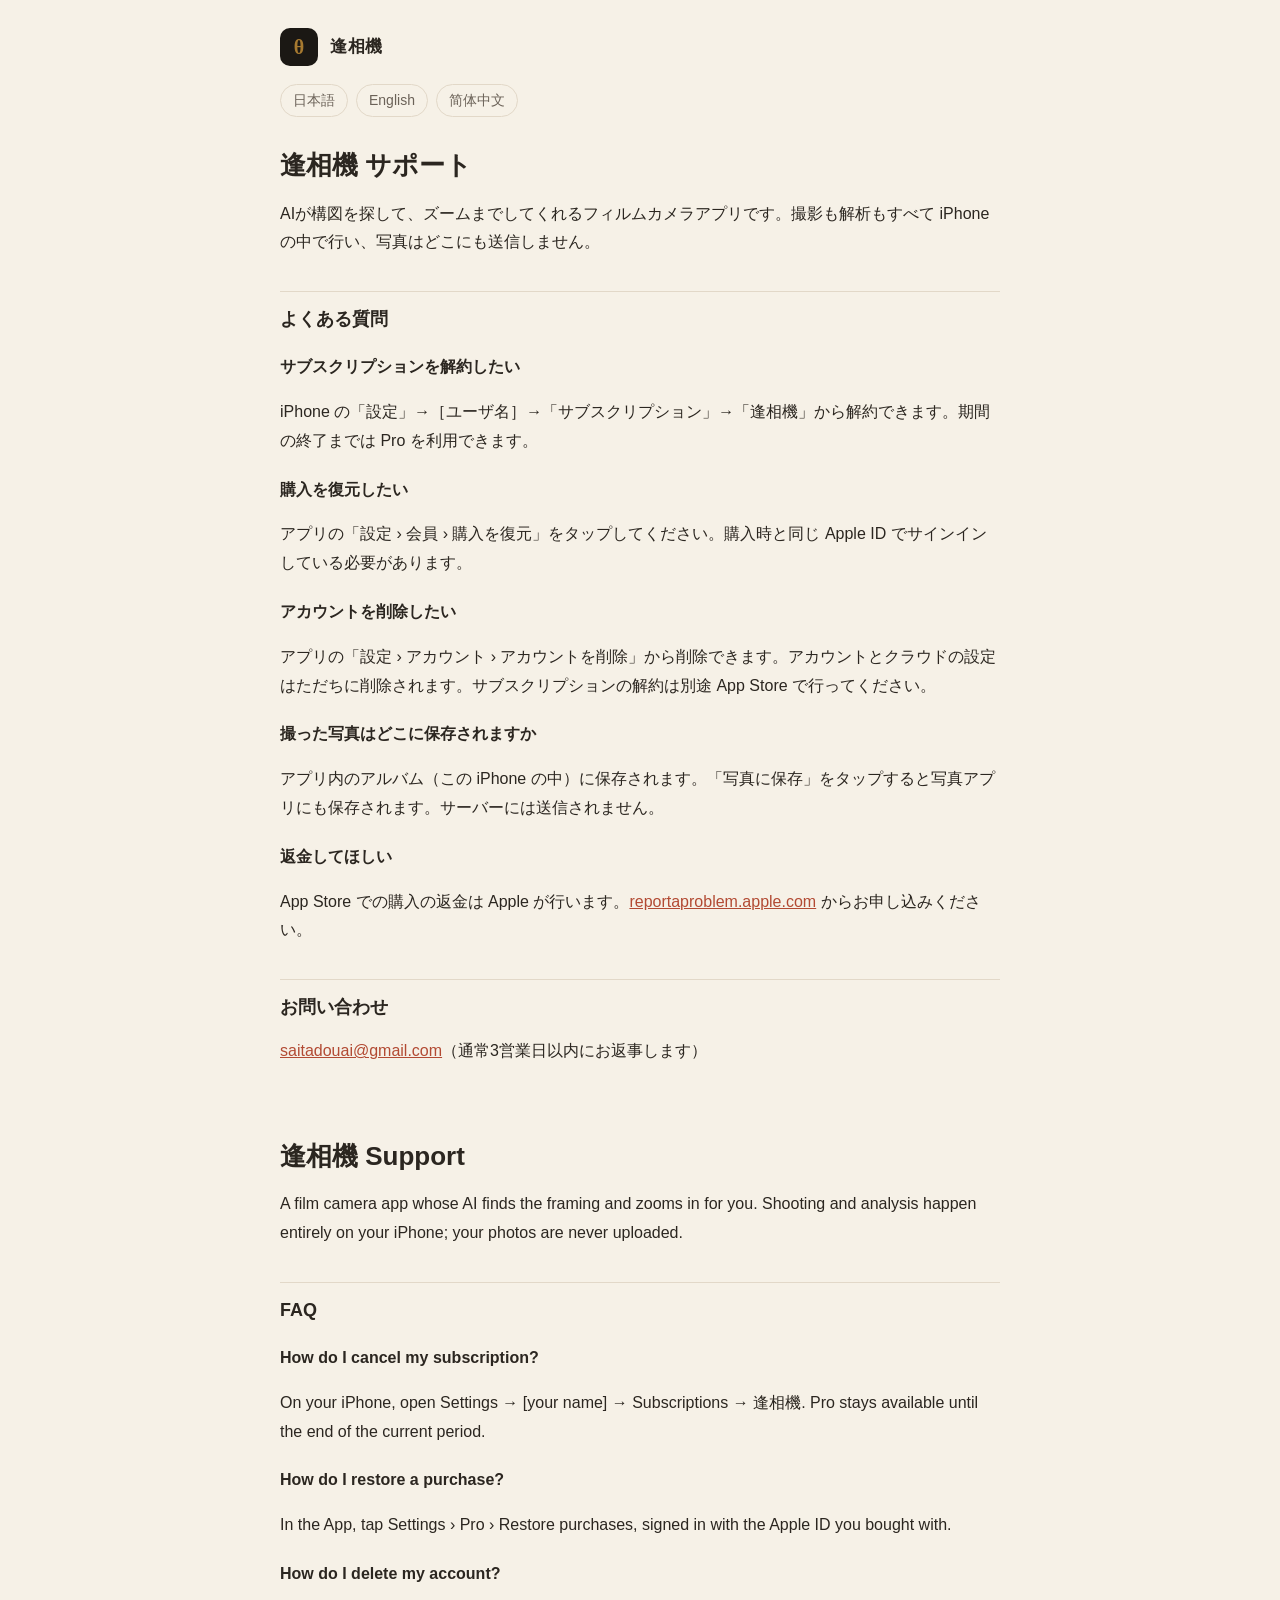
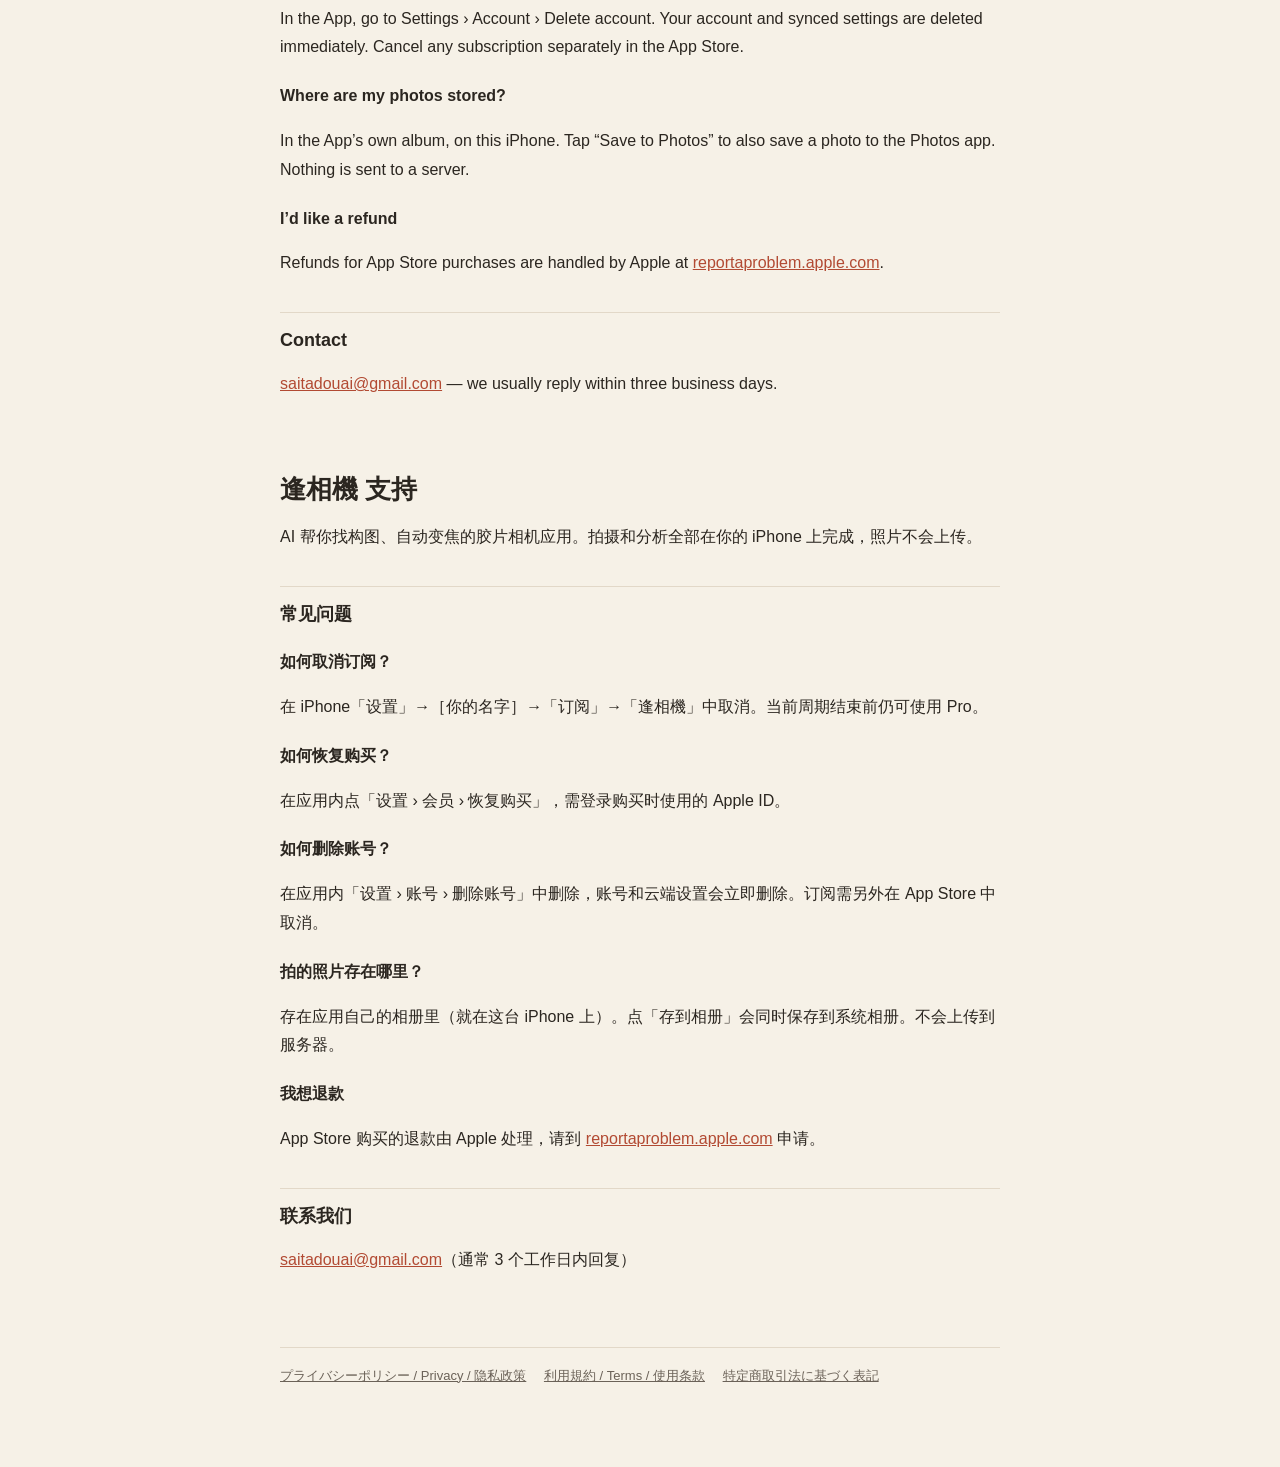
<file: index.html>
<!doctype html>
<html lang="ja">
<head>
<meta charset="utf-8">
<meta name="viewport" content="width=device-width, initial-scale=1">
<title>逢相機 — サポート · Support · 支持</title>
<link rel="stylesheet" href="style.css">
</head>
<body>
<main>
<header class="site"><a href="index.html"><span class="mark">θ</span><span class="brand">逢相機</span></a></header>
<nav class="lang"><a href="#ja">日本語</a><a href="#en">English</a><a href="#zh">简体中文</a></nav>

<section class="lang-block" id="ja" lang="ja">
<h1>逢相機 サポート</h1>
<p>AIが構図を探して、ズームまでしてくれるフィルムカメラアプリです。撮影も解析もすべて iPhone の中で行い、写真はどこにも送信しません。</p>

<h2>よくある質問</h2>
<h3>サブスクリプションを解約したい</h3>
<p>iPhone の「設定」→［ユーザ名］→「サブスクリプション」→「逢相機」から解約できます。期間の終了までは Pro を利用できます。</p>
<h3>購入を復元したい</h3>
<p>アプリの「設定 › 会員 › 購入を復元」をタップしてください。購入時と同じ Apple ID でサインインしている必要があります。</p>
<h3>アカウントを削除したい</h3>
<p>アプリの「設定 › アカウント › アカウントを削除」から削除できます。アカウントとクラウドの設定はただちに削除されます。サブスクリプションの解約は別途 App Store で行ってください。</p>
<h3>撮った写真はどこに保存されますか</h3>
<p>アプリ内のアルバム（この iPhone の中）に保存されます。「写真に保存」をタップすると写真アプリにも保存されます。サーバーには送信されません。</p>
<h3>返金してほしい</h3>
<p>App Store での購入の返金は Apple が行います。<a href="https://reportaproblem.apple.com/">reportaproblem.apple.com</a> からお申し込みください。</p>

<h2>お問い合わせ</h2>
<p><a href="mailto:saitadouai@gmail.com">saitadouai@gmail.com</a>（通常3営業日以内にお返事します）</p>
</section>

<section class="lang-block" id="en" lang="en">
<h1>逢相機 Support</h1>
<p>A film camera app whose AI finds the framing and zooms in for you. Shooting and analysis happen entirely on your iPhone; your photos are never uploaded.</p>

<h2>FAQ</h2>
<h3>How do I cancel my subscription?</h3>
<p>On your iPhone, open Settings → [your name] → Subscriptions → 逢相機. Pro stays available until the end of the current period.</p>
<h3>How do I restore a purchase?</h3>
<p>In the App, tap Settings › Pro › Restore purchases, signed in with the Apple ID you bought with.</p>
<h3>How do I delete my account?</h3>
<p>In the App, go to Settings › Account › Delete account. Your account and synced settings are deleted immediately. Cancel any subscription separately in the App Store.</p>
<h3>Where are my photos stored?</h3>
<p>In the App’s own album, on this iPhone. Tap “Save to Photos” to also save a photo to the Photos app. Nothing is sent to a server.</p>
<h3>I’d like a refund</h3>
<p>Refunds for App Store purchases are handled by Apple at <a href="https://reportaproblem.apple.com/">reportaproblem.apple.com</a>.</p>

<h2>Contact</h2>
<p><a href="mailto:saitadouai@gmail.com">saitadouai@gmail.com</a> — we usually reply within three business days.</p>
</section>

<section class="lang-block" id="zh" lang="zh-Hans">
<h1>逢相機 支持</h1>
<p>AI 帮你找构图、自动变焦的胶片相机应用。拍摄和分析全部在你的 iPhone 上完成，照片不会上传。</p>

<h2>常见问题</h2>
<h3>如何取消订阅？</h3>
<p>在 iPhone「设置」→［你的名字］→「订阅」→「逢相機」中取消。当前周期结束前仍可使用 Pro。</p>
<h3>如何恢复购买？</h3>
<p>在应用内点「设置 › 会员 › 恢复购买」，需登录购买时使用的 Apple ID。</p>
<h3>如何删除账号？</h3>
<p>在应用内「设置 › 账号 › 删除账号」中删除，账号和云端设置会立即删除。订阅需另外在 App Store 中取消。</p>
<h3>拍的照片存在哪里？</h3>
<p>存在应用自己的相册里（就在这台 iPhone 上）。点「存到相册」会同时保存到系统相册。不会上传到服务器。</p>
<h3>我想退款</h3>
<p>App Store 购买的退款由 Apple 处理，请到 <a href="https://reportaproblem.apple.com/">reportaproblem.apple.com</a> 申请。</p>

<h2>联系我们</h2>
<p><a href="mailto:saitadouai@gmail.com">saitadouai@gmail.com</a>（通常 3 个工作日内回复）</p>
</section>

<footer>
<a href="privacy.html">プライバシーポリシー / Privacy / 隐私政策</a>
<a href="terms.html">利用規約 / Terms / 使用条款</a>
<a href="tokushoho.html">特定商取引法に基づく表記</a>
</footer>
</main>
</body>
</html>
</file>
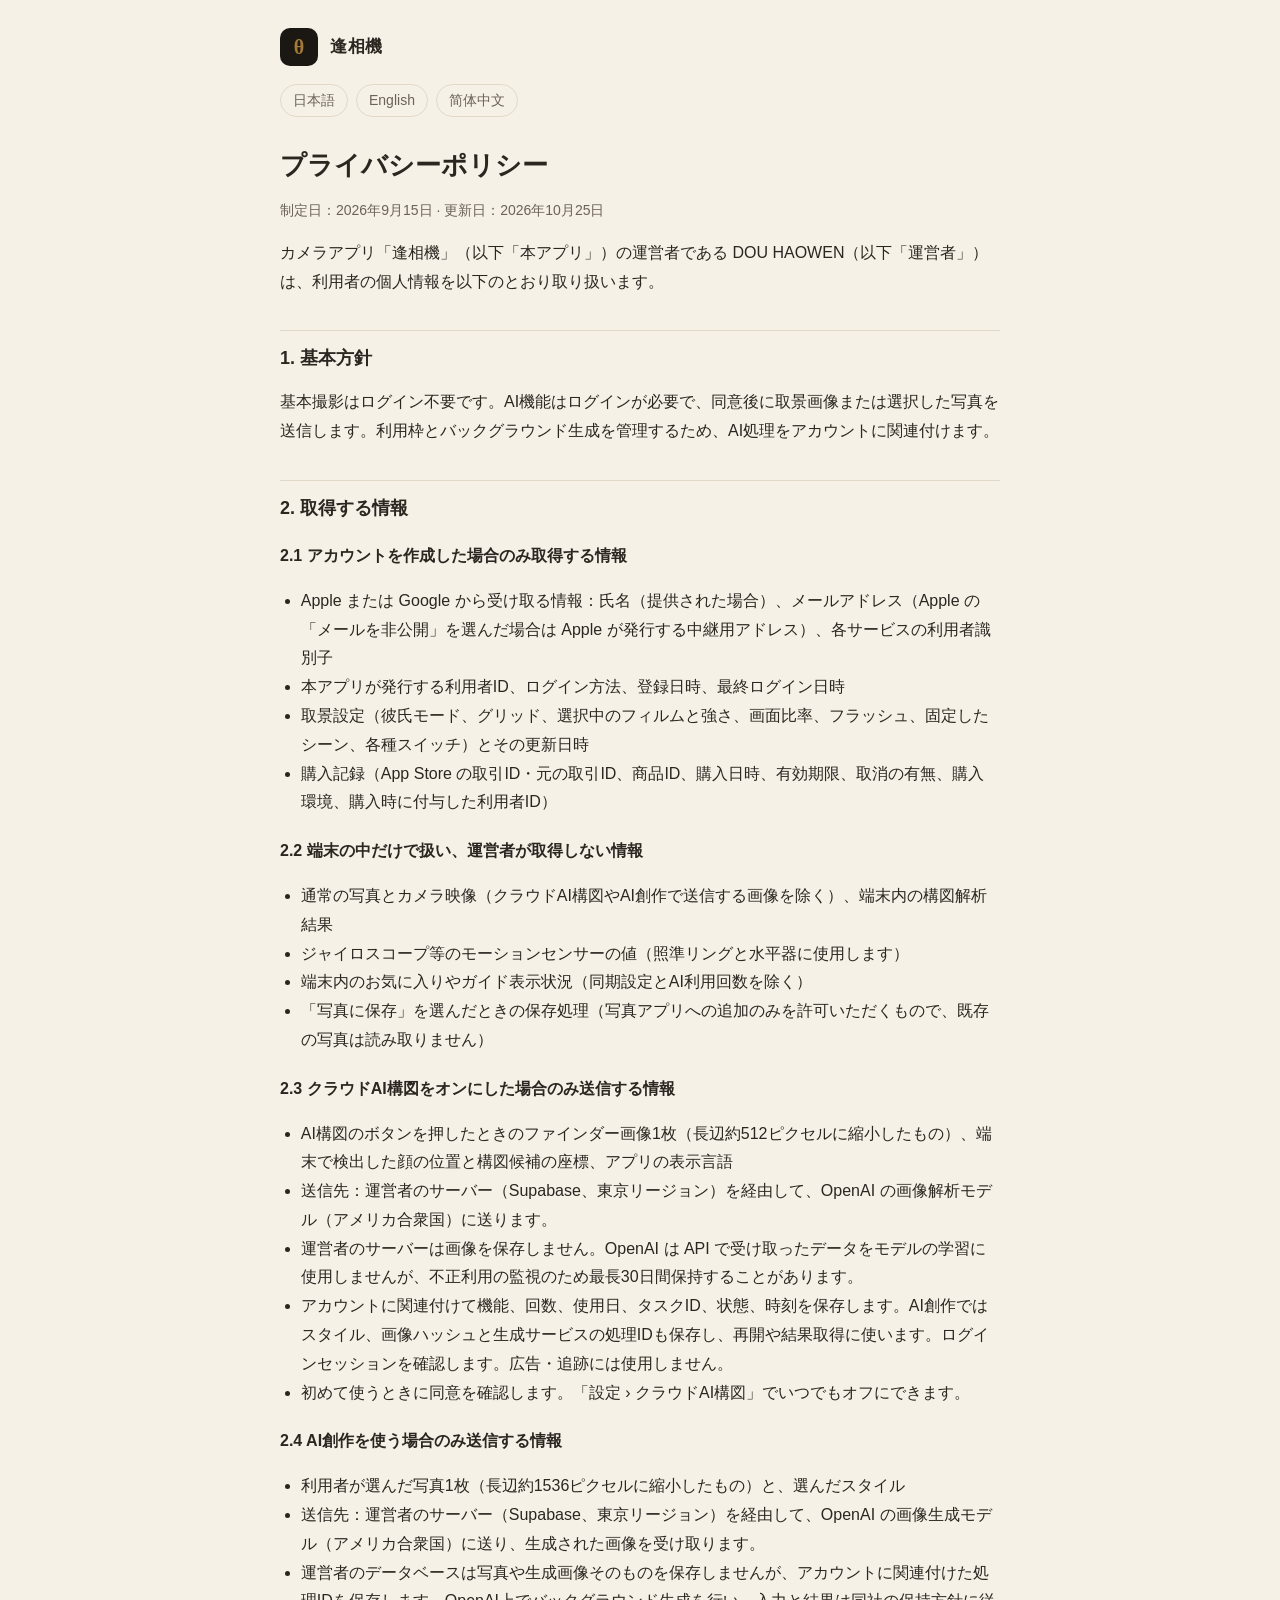
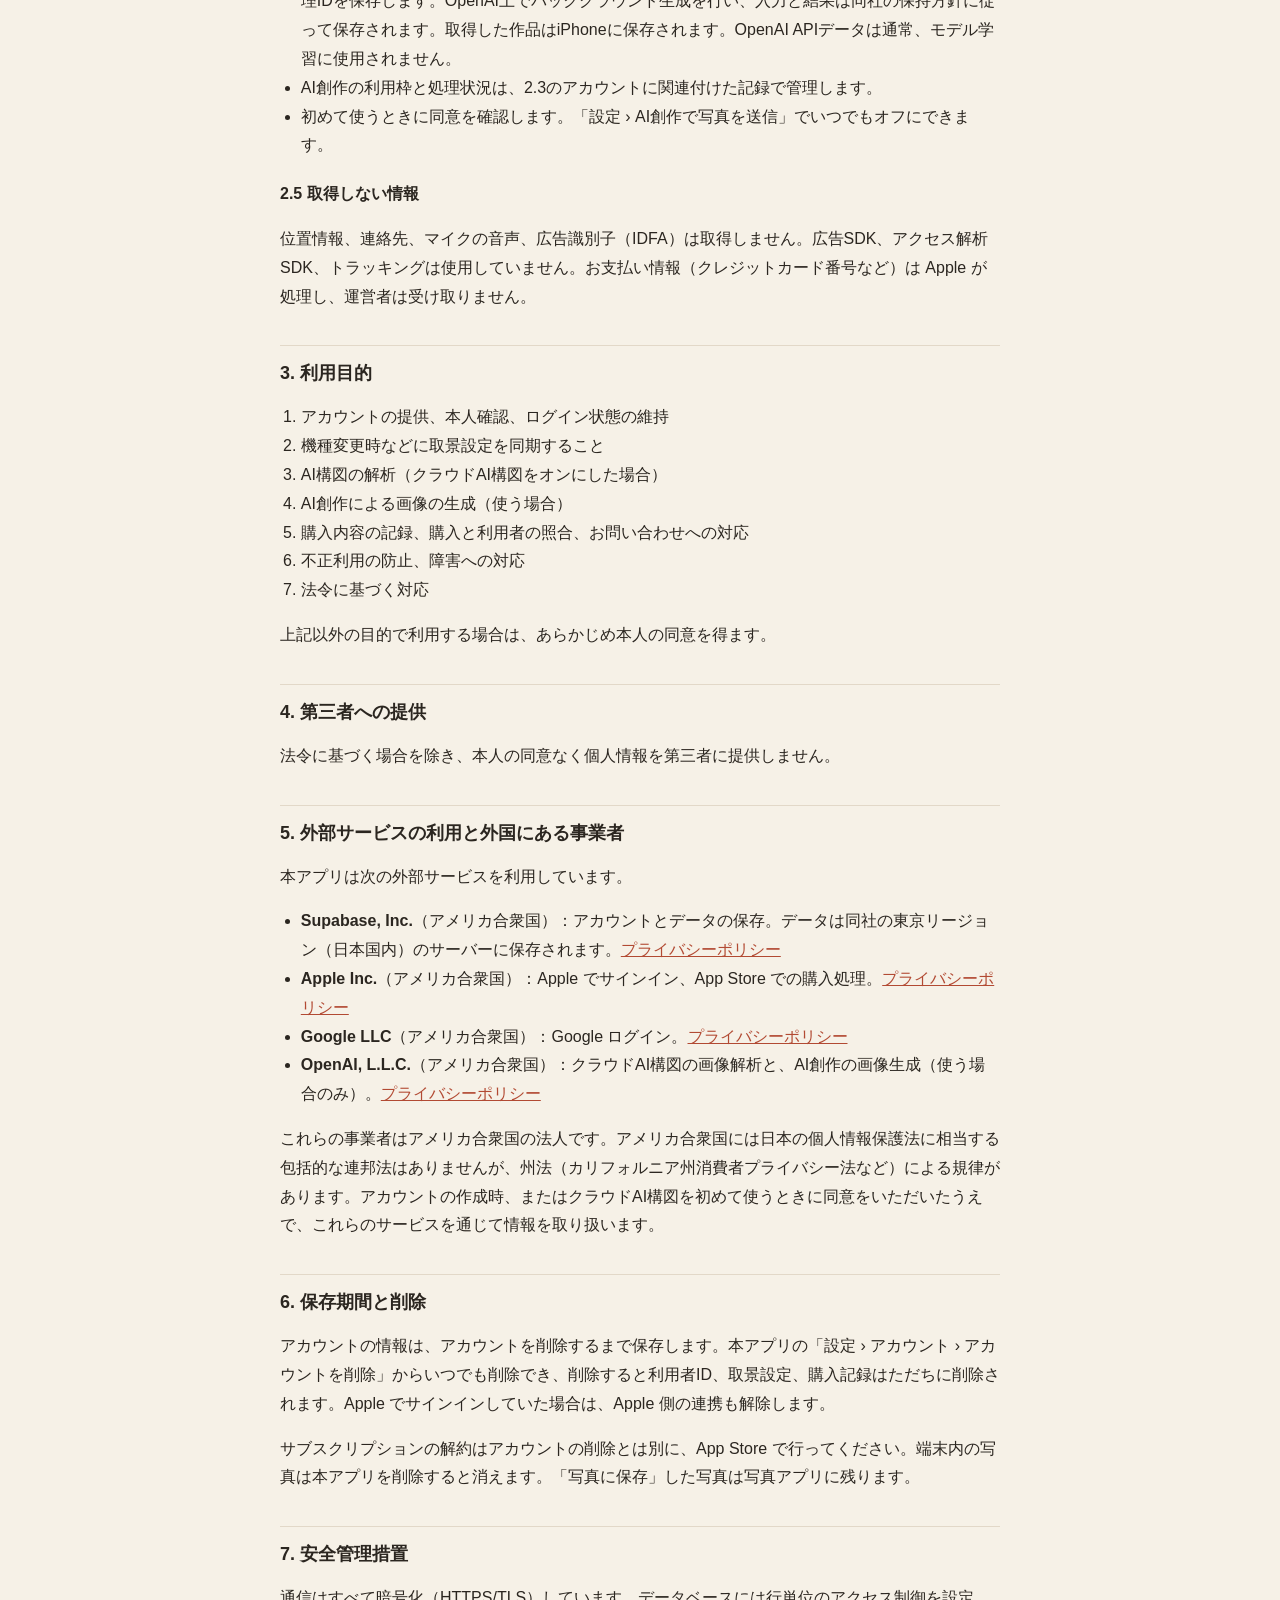
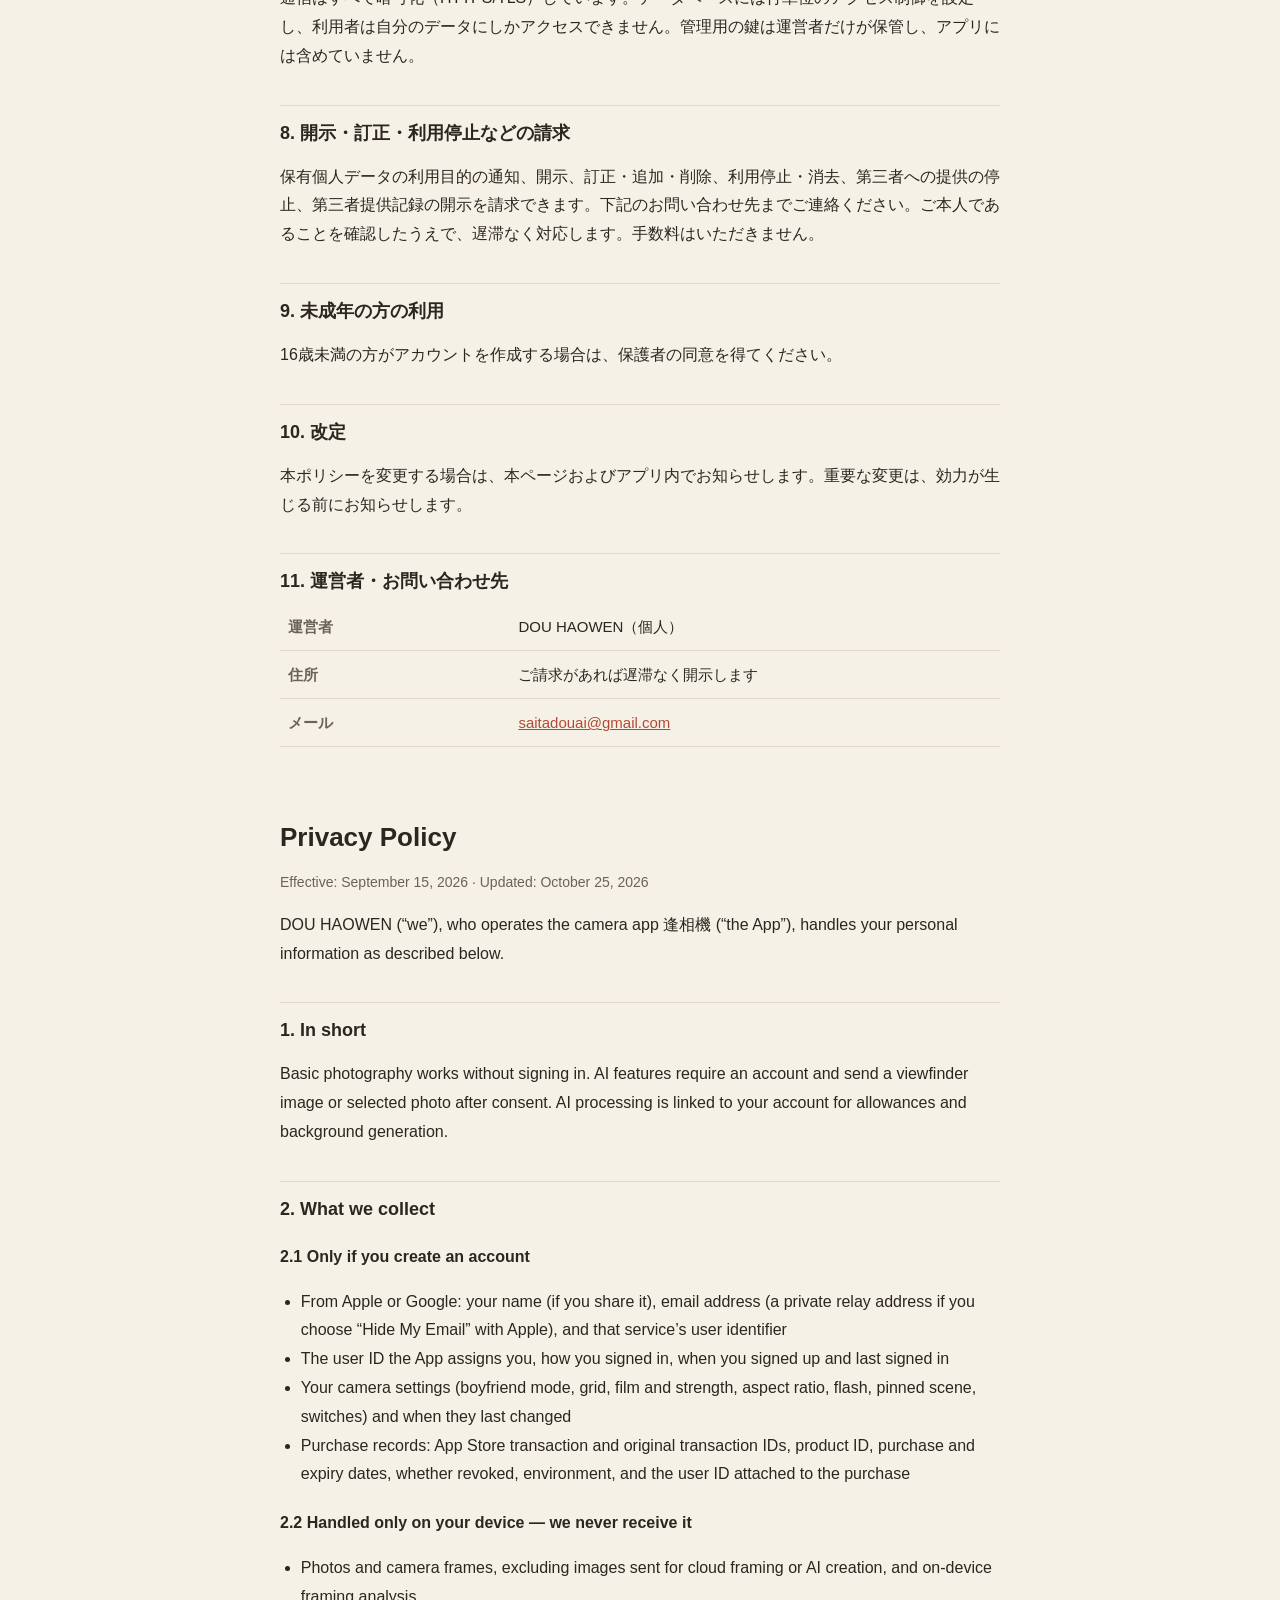
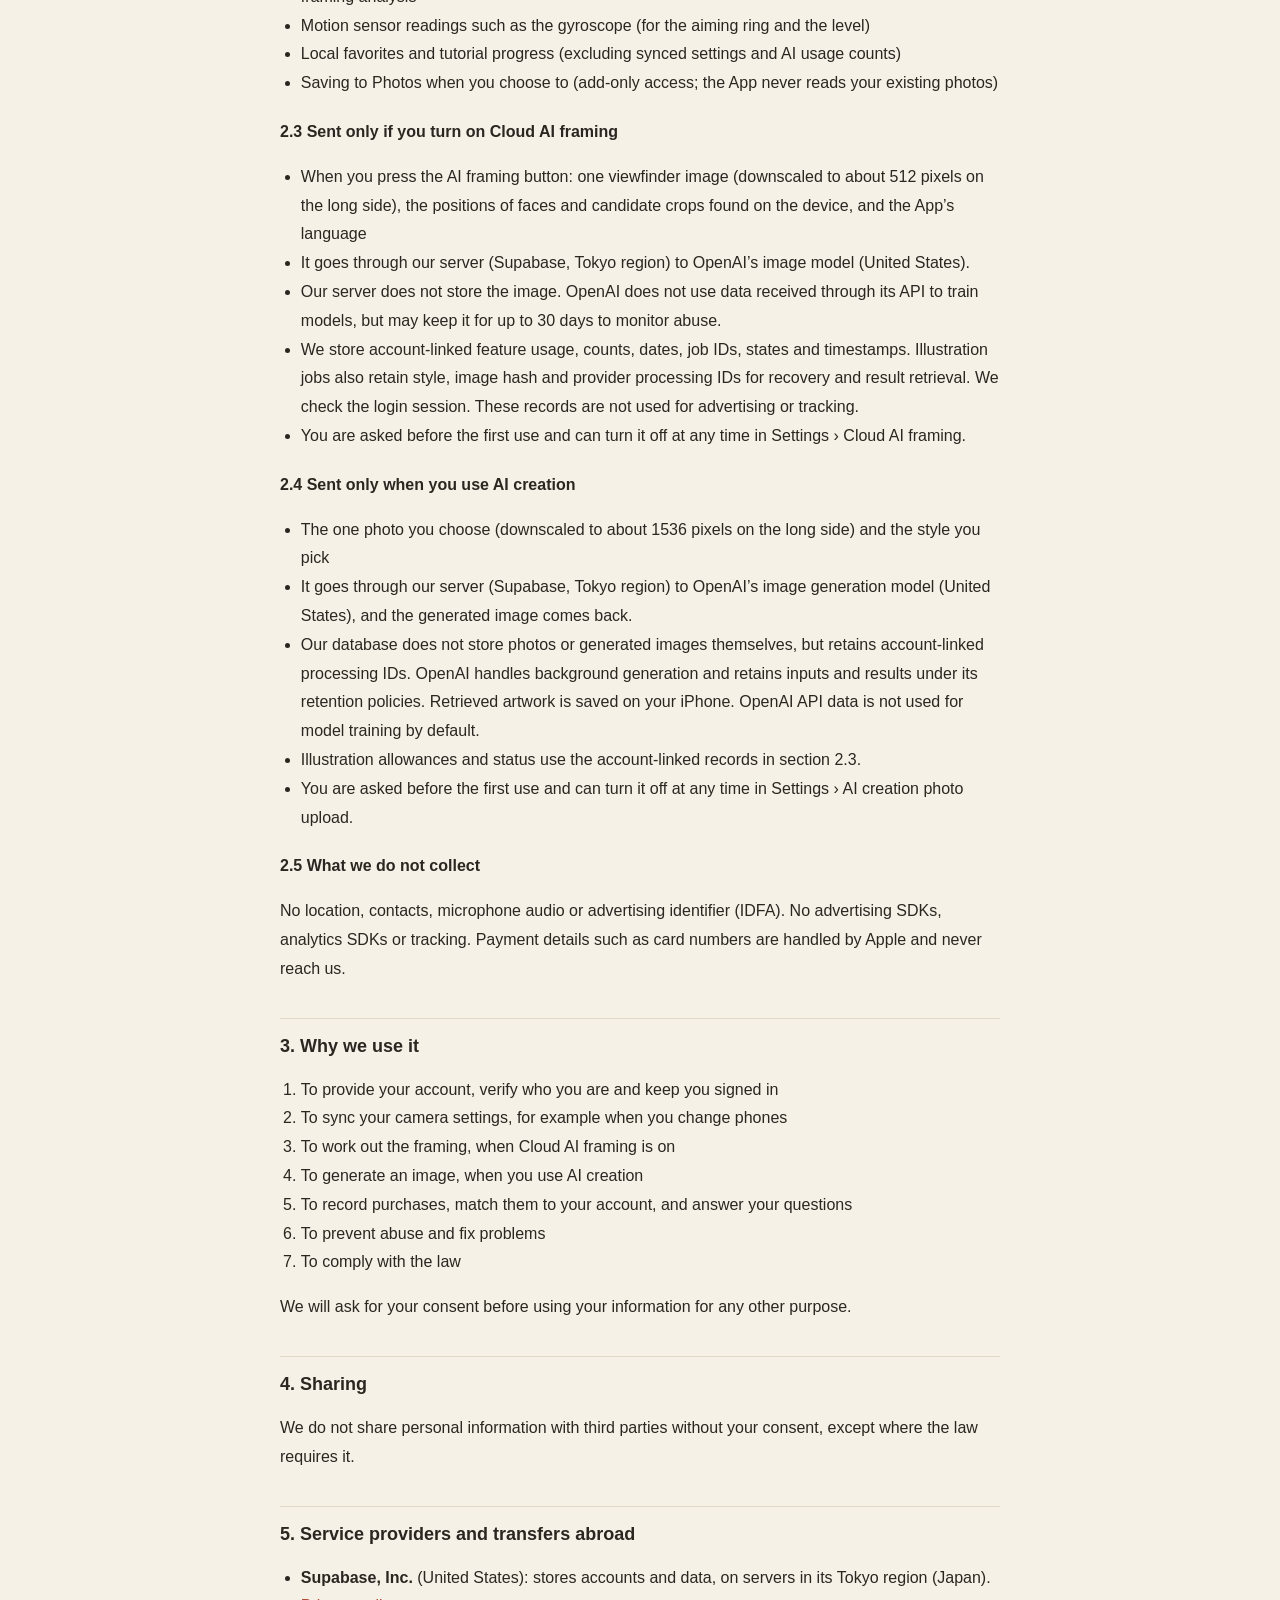
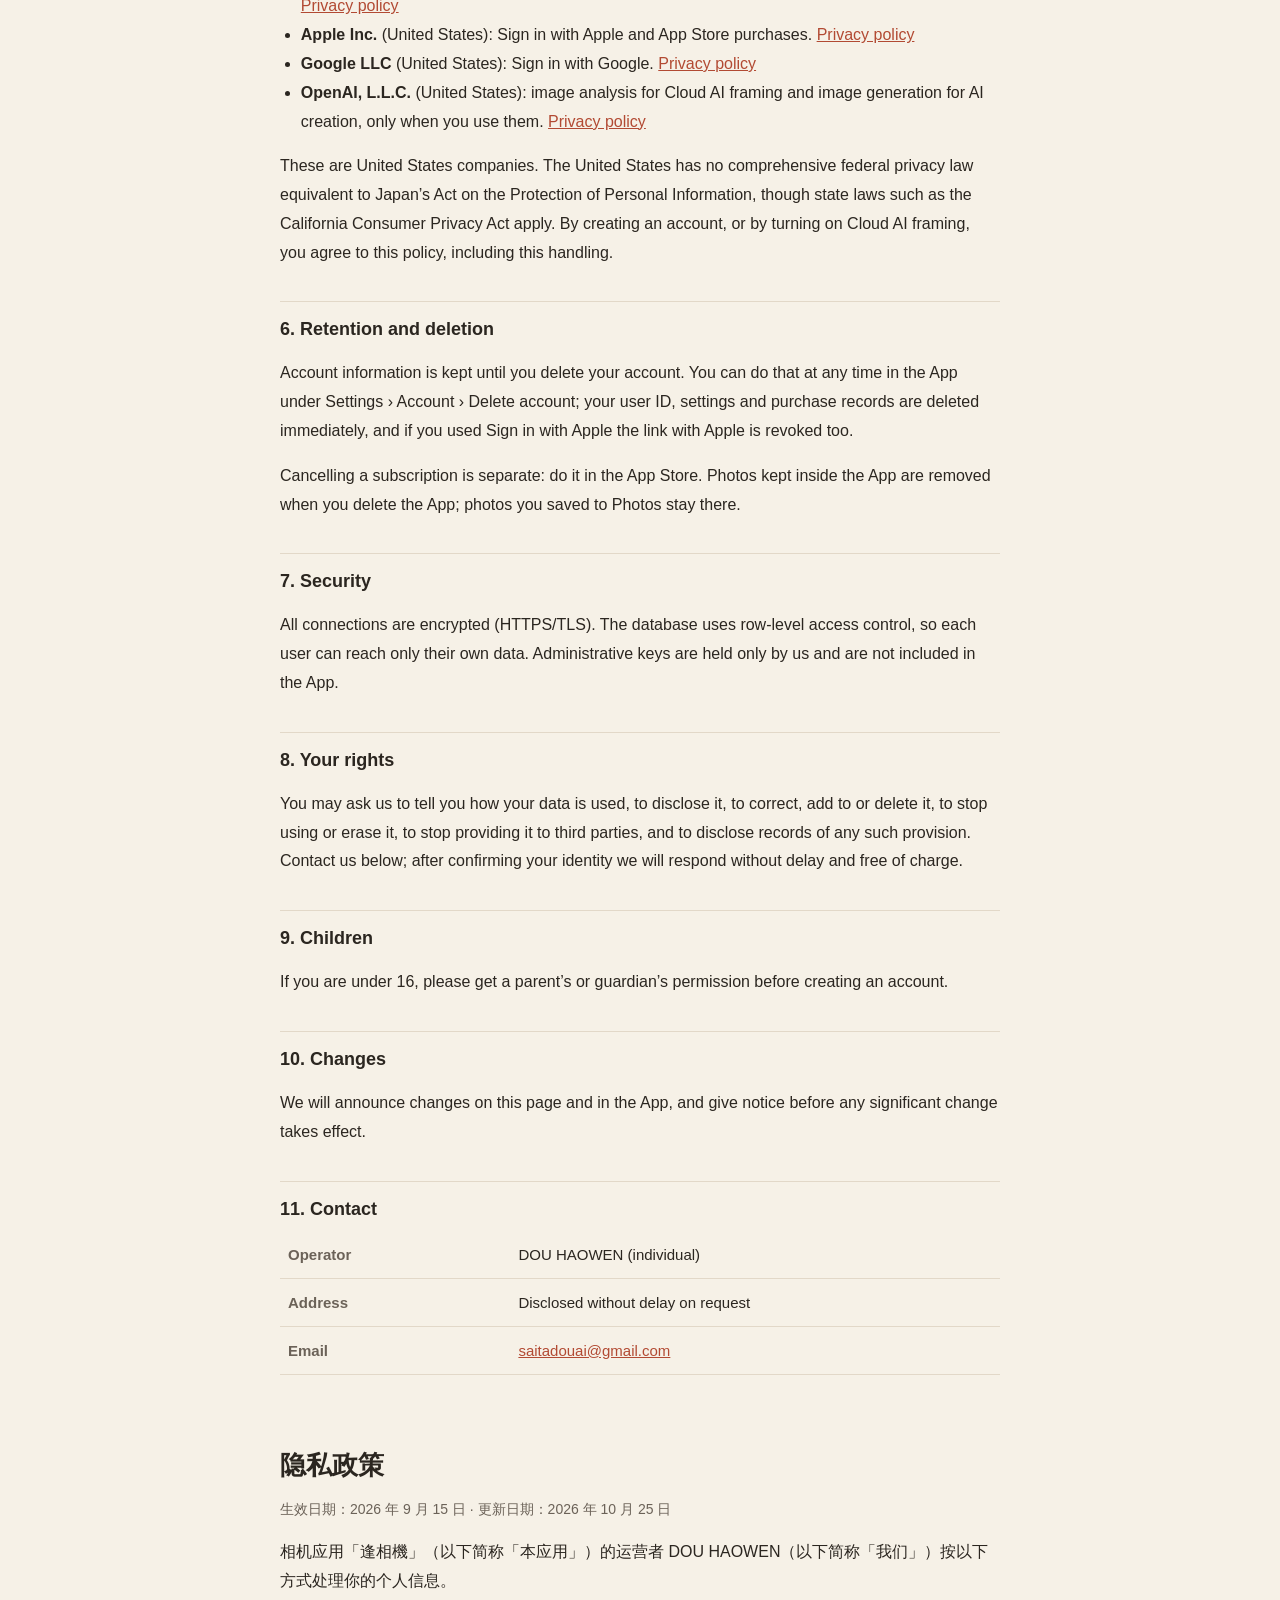
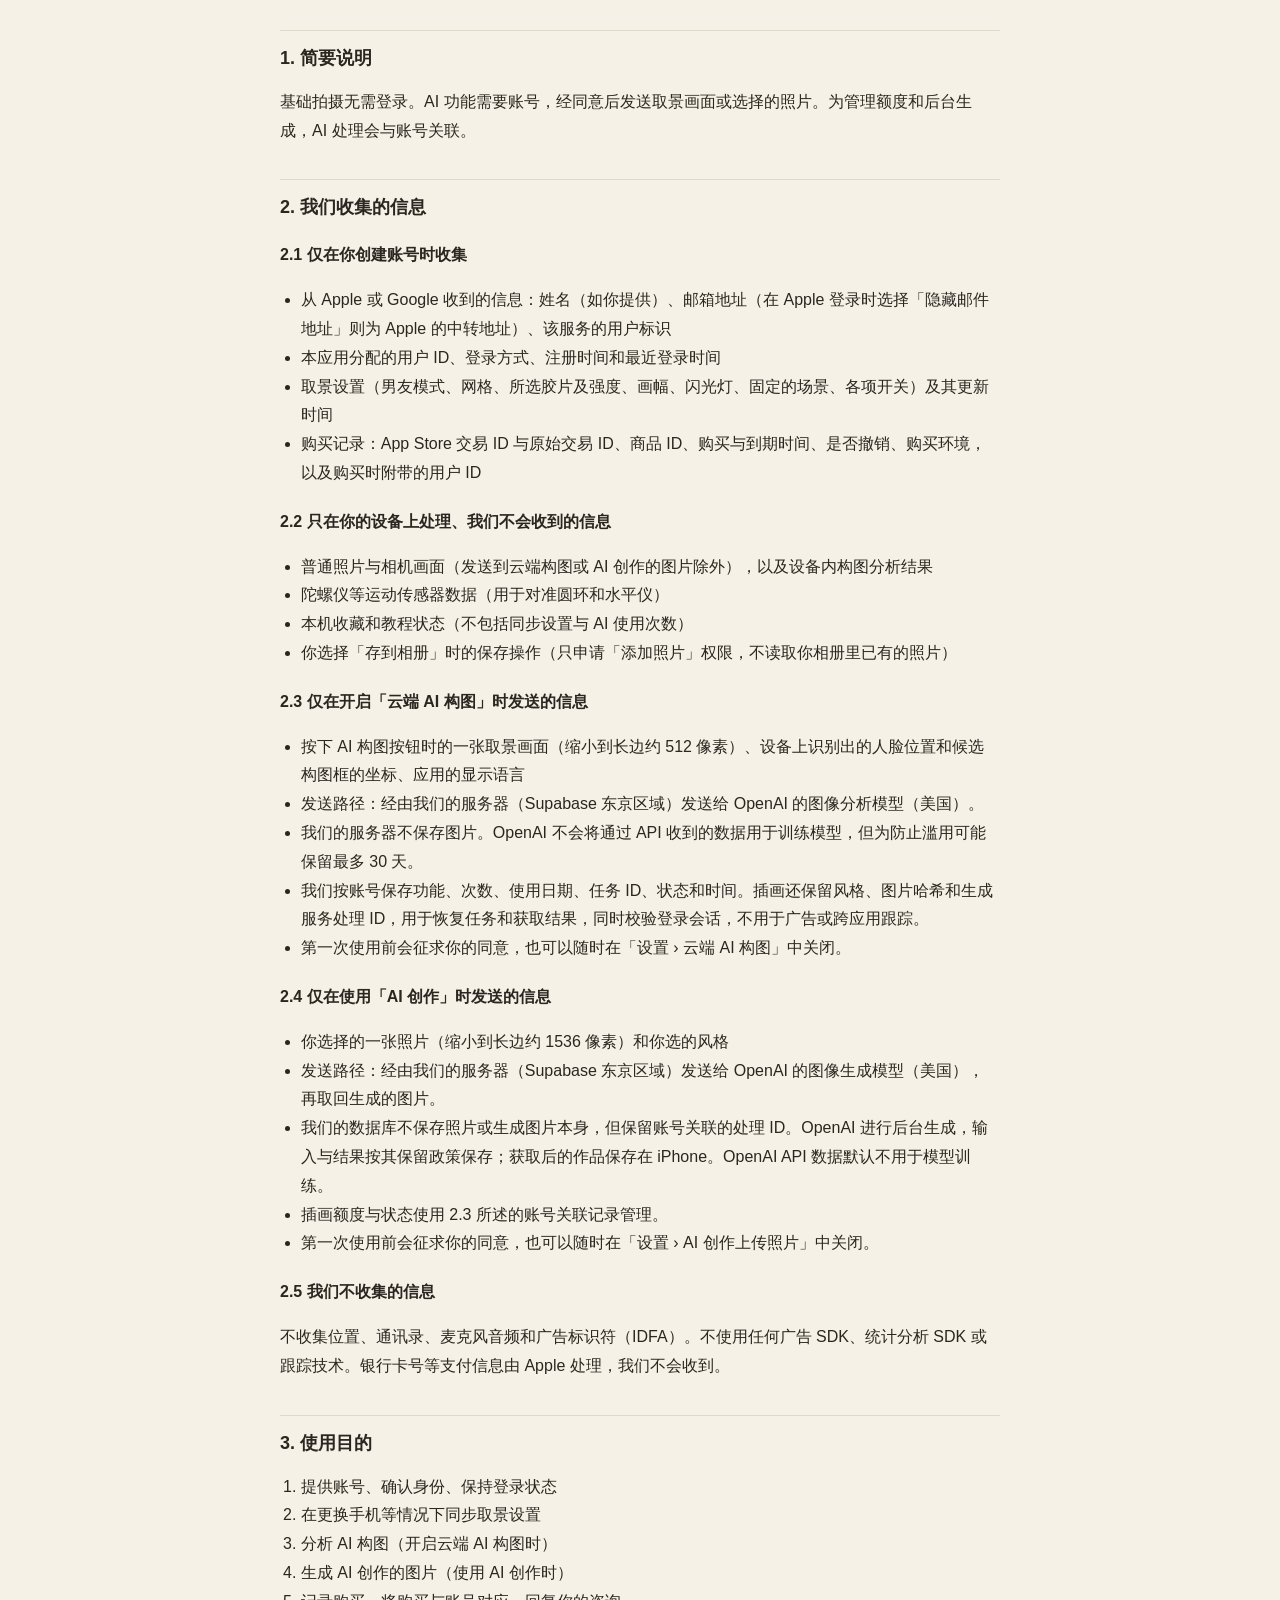
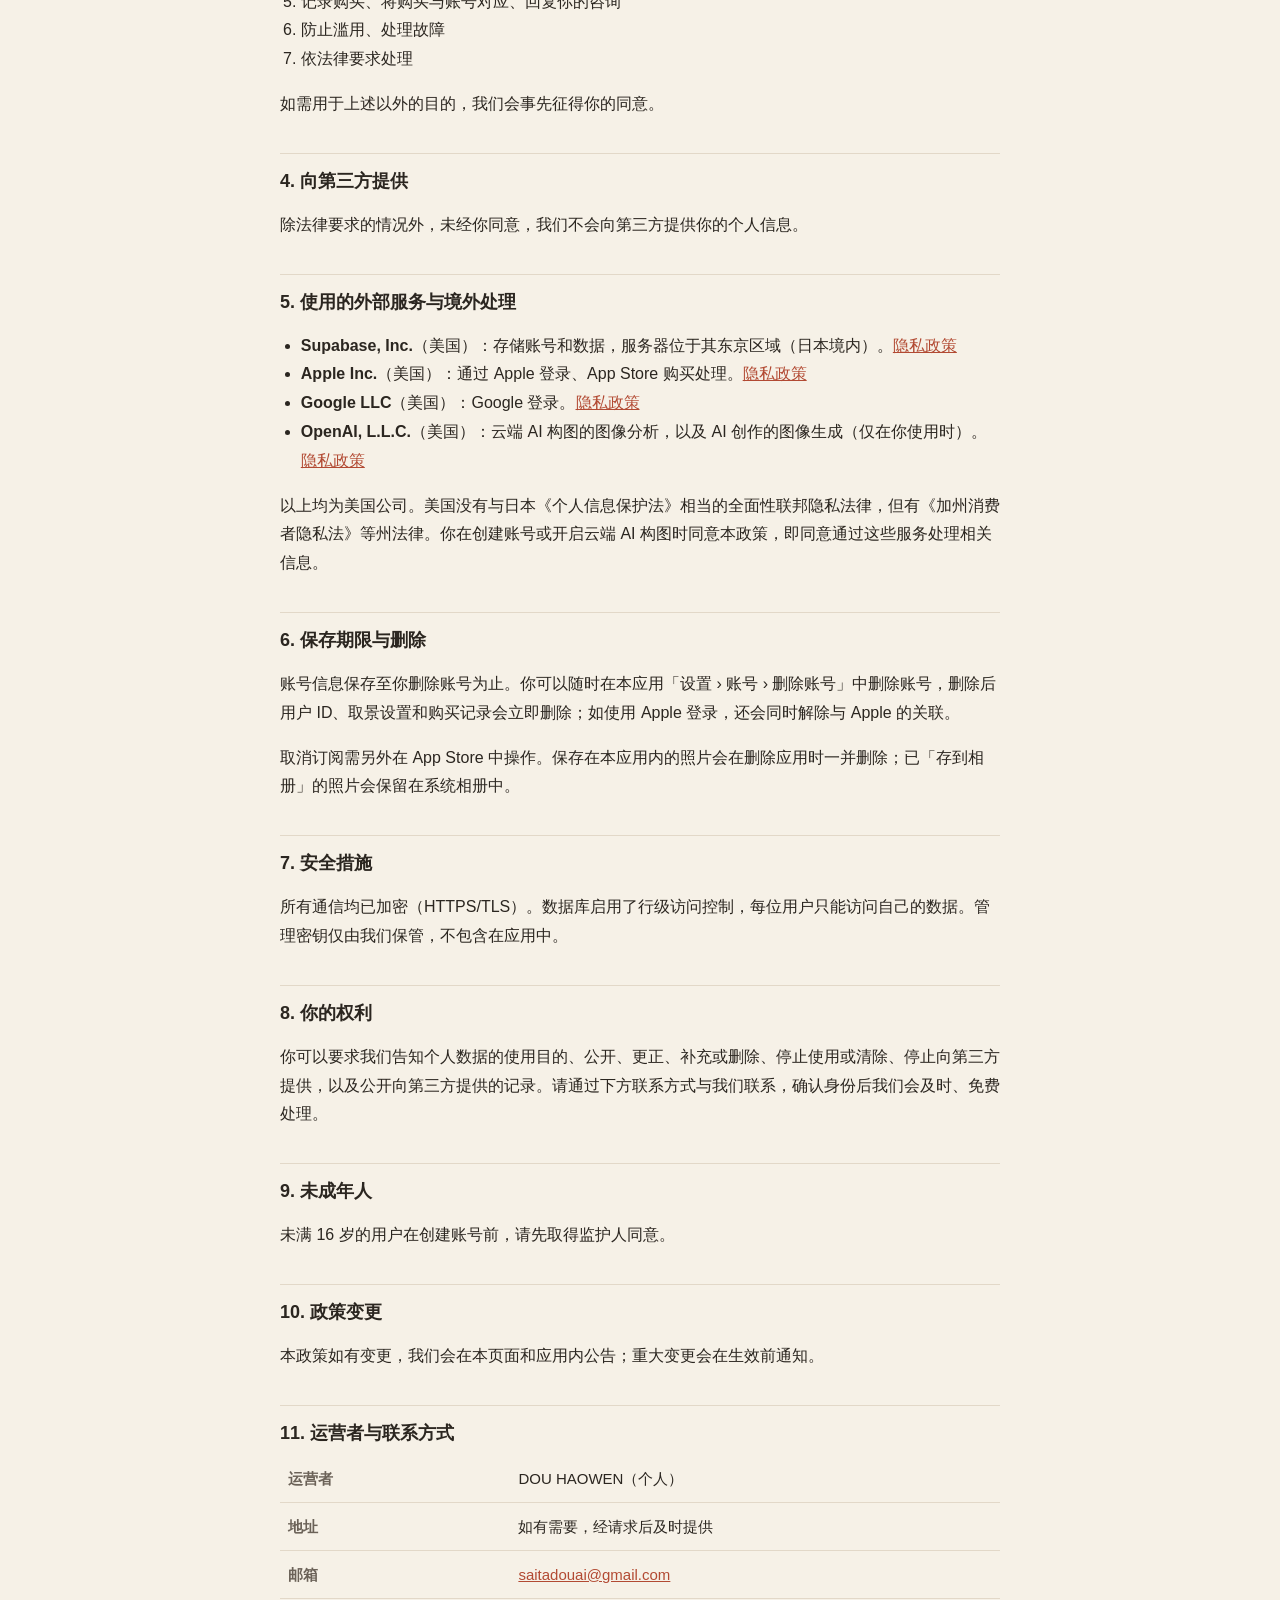
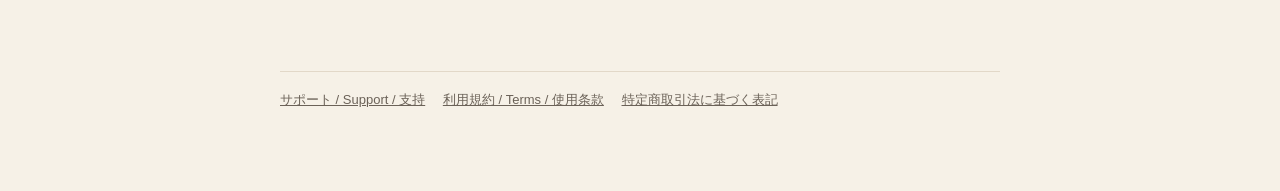
<file: privacy.html>
<!doctype html>
<html lang="ja">
<head>
<meta charset="utf-8">
<meta name="viewport" content="width=device-width, initial-scale=1">
<title>プライバシーポリシー · Privacy Policy · 隐私政策 — 逢相機</title>
<link rel="stylesheet" href="style.css">
</head>
<body>
<main>
<header class="site"><a href="index.html"><span class="mark">θ</span><span class="brand">逢相機</span></a></header>
<nav class="lang"><a href="#ja">日本語</a><a href="#en">English</a><a href="#zh">简体中文</a></nav>

<!-- ============================ 日本語 ============================ -->
<section class="lang-block" id="ja" lang="ja">
<h1>プライバシーポリシー</h1>
<p class="meta">制定日：2026年9月15日 · 更新日：2026年10月25日</p>
<p>カメラアプリ「逢相機」（以下「本アプリ」）の運営者である DOU HAOWEN（以下「運営者」）は、利用者の個人情報を以下のとおり取り扱います。</p>

<h2>1. 基本方針</h2>
<p>基本撮影はログイン不要です。AI機能はログインが必要で、同意後に取景画像または選択した写真を送信します。利用枠とバックグラウンド生成を管理するため、AI処理をアカウントに関連付けます。</p>

<h2>2. 取得する情報</h2>
<h3>2.1 アカウントを作成した場合のみ取得する情報</h3>
<ul>
<li>Apple または Google から受け取る情報：氏名（提供された場合）、メールアドレス（Apple の「メールを非公開」を選んだ場合は Apple が発行する中継用アドレス）、各サービスの利用者識別子</li>
<li>本アプリが発行する利用者ID、ログイン方法、登録日時、最終ログイン日時</li>
<li>取景設定（彼氏モード、グリッド、選択中のフィルムと強さ、画面比率、フラッシュ、固定したシーン、各種スイッチ）とその更新日時</li>
<li>購入記録（App Store の取引ID・元の取引ID、商品ID、購入日時、有効期限、取消の有無、購入環境、購入時に付与した利用者ID）</li>
</ul>
<h3>2.2 端末の中だけで扱い、運営者が取得しない情報</h3>
<ul>
<li>通常の写真とカメラ映像（クラウドAI構図やAI創作で送信する画像を除く）、端末内の構図解析結果</li>
<li>ジャイロスコープ等のモーションセンサーの値（照準リングと水平器に使用します）</li>
<li>端末内のお気に入りやガイド表示状況（同期設定とAI利用回数を除く）</li>
<li>「写真に保存」を選んだときの保存処理（写真アプリへの追加のみを許可いただくもので、既存の写真は読み取りません）</li>
</ul>
<h3>2.3 クラウドAI構図をオンにした場合のみ送信する情報</h3>
<ul>
<li>AI構図のボタンを押したときのファインダー画像1枚（長辺約512ピクセルに縮小したもの）、端末で検出した顔の位置と構図候補の座標、アプリの表示言語</li>
<li>送信先：運営者のサーバー（Supabase、東京リージョン）を経由して、OpenAI の画像解析モデル（アメリカ合衆国）に送ります。</li>
<li>運営者のサーバーは画像を保存しません。OpenAI は API で受け取ったデータをモデルの学習に使用しませんが、不正利用の監視のため最長30日間保持することがあります。</li>
<li>アカウントに関連付けて機能、回数、使用日、タスクID、状態、時刻を保存します。AI創作ではスタイル、画像ハッシュと生成サービスの処理IDも保存し、再開や結果取得に使います。ログインセッションを確認します。広告・追跡には使用しません。</li>
<li>初めて使うときに同意を確認します。「設定 › クラウドAI構図」でいつでもオフにできます。</li>
</ul>
<h3>2.4 AI創作を使う場合のみ送信する情報</h3>
<ul>
<li>利用者が選んだ写真1枚（長辺約1536ピクセルに縮小したもの）と、選んだスタイル</li>
<li>送信先：運営者のサーバー（Supabase、東京リージョン）を経由して、OpenAI の画像生成モデル（アメリカ合衆国）に送り、生成された画像を受け取ります。</li>
<li>運営者のデータベースは写真や生成画像そのものを保存しませんが、アカウントに関連付けた処理IDを保存します。OpenAI上でバックグラウンド生成を行い、入力と結果は同社の保持方針に従って保存されます。取得した作品はiPhoneに保存されます。OpenAI APIデータは通常、モデル学習に使用されません。</li>
<li>AI創作の利用枠と処理状況は、2.3のアカウントに関連付けた記録で管理します。</li>
<li>初めて使うときに同意を確認します。「設定 › AI創作で写真を送信」でいつでもオフにできます。</li>
</ul>
<h3>2.5 取得しない情報</h3>
<p>位置情報、連絡先、マイクの音声、広告識別子（IDFA）は取得しません。広告SDK、アクセス解析SDK、トラッキングは使用していません。お支払い情報（クレジットカード番号など）は Apple が処理し、運営者は受け取りません。</p>

<h2>3. 利用目的</h2>
<ol>
<li>アカウントの提供、本人確認、ログイン状態の維持</li>
<li>機種変更時などに取景設定を同期すること</li>
<li>AI構図の解析（クラウドAI構図をオンにした場合）</li>
<li>AI創作による画像の生成（使う場合）</li>
<li>購入内容の記録、購入と利用者の照合、お問い合わせへの対応</li>
<li>不正利用の防止、障害への対応</li>
<li>法令に基づく対応</li>
</ol>
<p>上記以外の目的で利用する場合は、あらかじめ本人の同意を得ます。</p>

<h2>4. 第三者への提供</h2>
<p>法令に基づく場合を除き、本人の同意なく個人情報を第三者に提供しません。</p>

<h2>5. 外部サービスの利用と外国にある事業者</h2>
<p>本アプリは次の外部サービスを利用しています。</p>
<ul>
<li><strong>Supabase, Inc.</strong>（アメリカ合衆国）：アカウントとデータの保存。データは同社の東京リージョン（日本国内）のサーバーに保存されます。<a href="https://supabase.com/privacy">プライバシーポリシー</a></li>
<li><strong>Apple Inc.</strong>（アメリカ合衆国）：Apple でサインイン、App Store での購入処理。<a href="https://www.apple.com/jp/legal/privacy/">プライバシーポリシー</a></li>
<li><strong>Google LLC</strong>（アメリカ合衆国）：Google ログイン。<a href="https://policies.google.com/privacy?hl=ja">プライバシーポリシー</a></li>
<li><strong>OpenAI, L.L.C.</strong>（アメリカ合衆国）：クラウドAI構図の画像解析と、AI創作の画像生成（使う場合のみ）。<a href="https://openai.com/policies/privacy-policy/">プライバシーポリシー</a></li>
</ul>
<p>これらの事業者はアメリカ合衆国の法人です。アメリカ合衆国には日本の個人情報保護法に相当する包括的な連邦法はありませんが、州法（カリフォルニア州消費者プライバシー法など）による規律があります。アカウントの作成時、またはクラウドAI構図を初めて使うときに同意をいただいたうえで、これらのサービスを通じて情報を取り扱います。</p>

<h2>6. 保存期間と削除</h2>
<p>アカウントの情報は、アカウントを削除するまで保存します。本アプリの「設定 › アカウント › アカウントを削除」からいつでも削除でき、削除すると利用者ID、取景設定、購入記録はただちに削除されます。Apple でサインインしていた場合は、Apple 側の連携も解除します。</p>
<p>サブスクリプションの解約はアカウントの削除とは別に、App Store で行ってください。端末内の写真は本アプリを削除すると消えます。「写真に保存」した写真は写真アプリに残ります。</p>

<h2>7. 安全管理措置</h2>
<p>通信はすべて暗号化（HTTPS/TLS）しています。データベースには行単位のアクセス制御を設定し、利用者は自分のデータにしかアクセスできません。管理用の鍵は運営者だけが保管し、アプリには含めていません。</p>

<h2>8. 開示・訂正・利用停止などの請求</h2>
<p>保有個人データの利用目的の通知、開示、訂正・追加・削除、利用停止・消去、第三者への提供の停止、第三者提供記録の開示を請求できます。下記のお問い合わせ先までご連絡ください。ご本人であることを確認したうえで、遅滞なく対応します。手数料はいただきません。</p>

<h2>9. 未成年の方の利用</h2>
<p>16歳未満の方がアカウントを作成する場合は、保護者の同意を得てください。</p>

<h2>10. 改定</h2>
<p>本ポリシーを変更する場合は、本ページおよびアプリ内でお知らせします。重要な変更は、効力が生じる前にお知らせします。</p>

<h2>11. 運営者・お問い合わせ先</h2>
<div class="table-wrap"><table>
<tr><th>運営者</th><td>DOU HAOWEN（個人）</td></tr>
<tr><th>住所</th><td>ご請求があれば遅滞なく開示します</td></tr>
<tr><th>メール</th><td><a href="mailto:saitadouai@gmail.com">saitadouai@gmail.com</a></td></tr>
</table></div>
</section>

<!-- ============================ English ============================ -->
<section class="lang-block" id="en" lang="en">
<h1>Privacy Policy</h1>
<p class="meta">Effective: September 15, 2026 · Updated: October 25, 2026</p>
<p>DOU HAOWEN (“we”), who operates the camera app 逢相機 (“the App”), handles your personal information as described below.</p>

<h2>1. In short</h2>
<p>Basic photography works without signing in. AI features require an account and send a viewfinder image or selected photo after consent. AI processing is linked to your account for allowances and background generation.</p>

<h2>2. What we collect</h2>
<h3>2.1 Only if you create an account</h3>
<ul>
<li>From Apple or Google: your name (if you share it), email address (a private relay address if you choose “Hide My Email” with Apple), and that service’s user identifier</li>
<li>The user ID the App assigns you, how you signed in, when you signed up and last signed in</li>
<li>Your camera settings (boyfriend mode, grid, film and strength, aspect ratio, flash, pinned scene, switches) and when they last changed</li>
<li>Purchase records: App Store transaction and original transaction IDs, product ID, purchase and expiry dates, whether revoked, environment, and the user ID attached to the purchase</li>
</ul>
<h3>2.2 Handled only on your device — we never receive it</h3>
<ul>
<li>Photos and camera frames, excluding images sent for cloud framing or AI creation, and on-device framing analysis</li>
<li>Motion sensor readings such as the gyroscope (for the aiming ring and the level)</li>
<li>Local favorites and tutorial progress (excluding synced settings and AI usage counts)</li>
<li>Saving to Photos when you choose to (add-only access; the App never reads your existing photos)</li>
</ul>
<h3>2.3 Sent only if you turn on Cloud AI framing</h3>
<ul>
<li>When you press the AI framing button: one viewfinder image (downscaled to about 512 pixels on the long side), the positions of faces and candidate crops found on the device, and the App’s language</li>
<li>It goes through our server (Supabase, Tokyo region) to OpenAI’s image model (United States).</li>
<li>Our server does not store the image. OpenAI does not use data received through its API to train models, but may keep it for up to 30 days to monitor abuse.</li>
<li>We store account-linked feature usage, counts, dates, job IDs, states and timestamps. Illustration jobs also retain style, image hash and provider processing IDs for recovery and result retrieval. We check the login session. These records are not used for advertising or tracking.</li>
<li>You are asked before the first use and can turn it off at any time in Settings › Cloud AI framing.</li>
</ul>
<h3>2.4 Sent only when you use AI creation</h3>
<ul>
<li>The one photo you choose (downscaled to about 1536 pixels on the long side) and the style you pick</li>
<li>It goes through our server (Supabase, Tokyo region) to OpenAI’s image generation model (United States), and the generated image comes back.</li>
<li>Our database does not store photos or generated images themselves, but retains account-linked processing IDs. OpenAI handles background generation and retains inputs and results under its retention policies. Retrieved artwork is saved on your iPhone. OpenAI API data is not used for model training by default.</li>
<li>Illustration allowances and status use the account-linked records in section 2.3.</li>
<li>You are asked before the first use and can turn it off at any time in Settings › AI creation photo upload.</li>
</ul>
<h3>2.5 What we do not collect</h3>
<p>No location, contacts, microphone audio or advertising identifier (IDFA). No advertising SDKs, analytics SDKs or tracking. Payment details such as card numbers are handled by Apple and never reach us.</p>

<h2>3. Why we use it</h2>
<ol>
<li>To provide your account, verify who you are and keep you signed in</li>
<li>To sync your camera settings, for example when you change phones</li>
<li>To work out the framing, when Cloud AI framing is on</li>
<li>To generate an image, when you use AI creation</li>
<li>To record purchases, match them to your account, and answer your questions</li>
<li>To prevent abuse and fix problems</li>
<li>To comply with the law</li>
</ol>
<p>We will ask for your consent before using your information for any other purpose.</p>

<h2>4. Sharing</h2>
<p>We do not share personal information with third parties without your consent, except where the law requires it.</p>

<h2>5. Service providers and transfers abroad</h2>
<ul>
<li><strong>Supabase, Inc.</strong> (United States): stores accounts and data, on servers in its Tokyo region (Japan). <a href="https://supabase.com/privacy">Privacy policy</a></li>
<li><strong>Apple Inc.</strong> (United States): Sign in with Apple and App Store purchases. <a href="https://www.apple.com/legal/privacy/">Privacy policy</a></li>
<li><strong>Google LLC</strong> (United States): Sign in with Google. <a href="https://policies.google.com/privacy">Privacy policy</a></li>
<li><strong>OpenAI, L.L.C.</strong> (United States): image analysis for Cloud AI framing and image generation for AI creation, only when you use them. <a href="https://openai.com/policies/privacy-policy/">Privacy policy</a></li>
</ul>
<p>These are United States companies. The United States has no comprehensive federal privacy law equivalent to Japan’s Act on the Protection of Personal Information, though state laws such as the California Consumer Privacy Act apply. By creating an account, or by turning on Cloud AI framing, you agree to this policy, including this handling.</p>

<h2>6. Retention and deletion</h2>
<p>Account information is kept until you delete your account. You can do that at any time in the App under Settings › Account › Delete account; your user ID, settings and purchase records are deleted immediately, and if you used Sign in with Apple the link with Apple is revoked too.</p>
<p>Cancelling a subscription is separate: do it in the App Store. Photos kept inside the App are removed when you delete the App; photos you saved to Photos stay there.</p>

<h2>7. Security</h2>
<p>All connections are encrypted (HTTPS/TLS). The database uses row-level access control, so each user can reach only their own data. Administrative keys are held only by us and are not included in the App.</p>

<h2>8. Your rights</h2>
<p>You may ask us to tell you how your data is used, to disclose it, to correct, add to or delete it, to stop using or erase it, to stop providing it to third parties, and to disclose records of any such provision. Contact us below; after confirming your identity we will respond without delay and free of charge.</p>

<h2>9. Children</h2>
<p>If you are under 16, please get a parent’s or guardian’s permission before creating an account.</p>

<h2>10. Changes</h2>
<p>We will announce changes on this page and in the App, and give notice before any significant change takes effect.</p>

<h2>11. Contact</h2>
<div class="table-wrap"><table>
<tr><th>Operator</th><td>DOU HAOWEN (individual)</td></tr>
<tr><th>Address</th><td>Disclosed without delay on request</td></tr>
<tr><th>Email</th><td><a href="mailto:saitadouai@gmail.com">saitadouai@gmail.com</a></td></tr>
</table></div>
</section>

<!-- ============================ 简体中文 ============================ -->
<section class="lang-block" id="zh" lang="zh-Hans">
<h1>隐私政策</h1>
<p class="meta">生效日期：2026 年 9 月 15 日 · 更新日期：2026 年 10 月 25 日</p>
<p>相机应用「逢相機」（以下简称「本应用」）的运营者 DOU HAOWEN（以下简称「我们」）按以下方式处理你的个人信息。</p>

<h2>1. 简要说明</h2>
<p>基础拍摄无需登录。AI 功能需要账号，经同意后发送取景画面或选择的照片。为管理额度和后台生成，AI 处理会与账号关联。</p>

<h2>2. 我们收集的信息</h2>
<h3>2.1 仅在你创建账号时收集</h3>
<ul>
<li>从 Apple 或 Google 收到的信息：姓名（如你提供）、邮箱地址（在 Apple 登录时选择「隐藏邮件地址」则为 Apple 的中转地址）、该服务的用户标识</li>
<li>本应用分配的用户 ID、登录方式、注册时间和最近登录时间</li>
<li>取景设置（男友模式、网格、所选胶片及强度、画幅、闪光灯、固定的场景、各项开关）及其更新时间</li>
<li>购买记录：App Store 交易 ID 与原始交易 ID、商品 ID、购买与到期时间、是否撤销、购买环境，以及购买时附带的用户 ID</li>
</ul>
<h3>2.2 只在你的设备上处理、我们不会收到的信息</h3>
<ul>
<li>普通照片与相机画面（发送到云端构图或 AI 创作的图片除外），以及设备内构图分析结果</li>
<li>陀螺仪等运动传感器数据（用于对准圆环和水平仪）</li>
<li>本机收藏和教程状态（不包括同步设置与 AI 使用次数）</li>
<li>你选择「存到相册」时的保存操作（只申请「添加照片」权限，不读取你相册里已有的照片）</li>
</ul>
<h3>2.3 仅在开启「云端 AI 构图」时发送的信息</h3>
<ul>
<li>按下 AI 构图按钮时的一张取景画面（缩小到长边约 512 像素）、设备上识别出的人脸位置和候选构图框的坐标、应用的显示语言</li>
<li>发送路径：经由我们的服务器（Supabase 东京区域）发送给 OpenAI 的图像分析模型（美国）。</li>
<li>我们的服务器不保存图片。OpenAI 不会将通过 API 收到的数据用于训练模型，但为防止滥用可能保留最多 30 天。</li>
<li>我们按账号保存功能、次数、使用日期、任务 ID、状态和时间。插画还保留风格、图片哈希和生成服务处理 ID，用于恢复任务和获取结果，同时校验登录会话，不用于广告或跨应用跟踪。</li>
<li>第一次使用前会征求你的同意，也可以随时在「设置 › 云端 AI 构图」中关闭。</li>
</ul>
<h3>2.4 仅在使用「AI 创作」时发送的信息</h3>
<ul>
<li>你选择的一张照片（缩小到长边约 1536 像素）和你选的风格</li>
<li>发送路径：经由我们的服务器（Supabase 东京区域）发送给 OpenAI 的图像生成模型（美国），再取回生成的图片。</li>
<li>我们的数据库不保存照片或生成图片本身，但保留账号关联的处理 ID。OpenAI 进行后台生成，输入与结果按其保留政策保存；获取后的作品保存在 iPhone。OpenAI API 数据默认不用于模型训练。</li>
<li>插画额度与状态使用 2.3 所述的账号关联记录管理。</li>
<li>第一次使用前会征求你的同意，也可以随时在「设置 › AI 创作上传照片」中关闭。</li>
</ul>
<h3>2.5 我们不收集的信息</h3>
<p>不收集位置、通讯录、麦克风音频和广告标识符（IDFA）。不使用任何广告 SDK、统计分析 SDK 或跟踪技术。银行卡号等支付信息由 Apple 处理，我们不会收到。</p>

<h2>3. 使用目的</h2>
<ol>
<li>提供账号、确认身份、保持登录状态</li>
<li>在更换手机等情况下同步取景设置</li>
<li>分析 AI 构图（开启云端 AI 构图时）</li>
<li>生成 AI 创作的图片（使用 AI 创作时）</li>
<li>记录购买、将购买与账号对应、回复你的咨询</li>
<li>防止滥用、处理故障</li>
<li>依法律要求处理</li>
</ol>
<p>如需用于上述以外的目的，我们会事先征得你的同意。</p>

<h2>4. 向第三方提供</h2>
<p>除法律要求的情况外，未经你同意，我们不会向第三方提供你的个人信息。</p>

<h2>5. 使用的外部服务与境外处理</h2>
<ul>
<li><strong>Supabase, Inc.</strong>（美国）：存储账号和数据，服务器位于其东京区域（日本境内）。<a href="https://supabase.com/privacy">隐私政策</a></li>
<li><strong>Apple Inc.</strong>（美国）：通过 Apple 登录、App Store 购买处理。<a href="https://www.apple.com.cn/legal/privacy/">隐私政策</a></li>
<li><strong>Google LLC</strong>（美国）：Google 登录。<a href="https://policies.google.com/privacy?hl=zh-CN">隐私政策</a></li>
<li><strong>OpenAI, L.L.C.</strong>（美国）：云端 AI 构图的图像分析，以及 AI 创作的图像生成（仅在你使用时）。<a href="https://openai.com/policies/privacy-policy/">隐私政策</a></li>
</ul>
<p>以上均为美国公司。美国没有与日本《个人信息保护法》相当的全面性联邦隐私法律，但有《加州消费者隐私法》等州法律。你在创建账号或开启云端 AI 构图时同意本政策，即同意通过这些服务处理相关信息。</p>

<h2>6. 保存期限与删除</h2>
<p>账号信息保存至你删除账号为止。你可以随时在本应用「设置 › 账号 › 删除账号」中删除账号，删除后用户 ID、取景设置和购买记录会立即删除；如使用 Apple 登录，还会同时解除与 Apple 的关联。</p>
<p>取消订阅需另外在 App Store 中操作。保存在本应用内的照片会在删除应用时一并删除；已「存到相册」的照片会保留在系统相册中。</p>

<h2>7. 安全措施</h2>
<p>所有通信均已加密（HTTPS/TLS）。数据库启用了行级访问控制，每位用户只能访问自己的数据。管理密钥仅由我们保管，不包含在应用中。</p>

<h2>8. 你的权利</h2>
<p>你可以要求我们告知个人数据的使用目的、公开、更正、补充或删除、停止使用或清除、停止向第三方提供，以及公开向第三方提供的记录。请通过下方联系方式与我们联系，确认身份后我们会及时、免费处理。</p>

<h2>9. 未成年人</h2>
<p>未满 16 岁的用户在创建账号前，请先取得监护人同意。</p>

<h2>10. 政策变更</h2>
<p>本政策如有变更，我们会在本页面和应用内公告；重大变更会在生效前通知。</p>

<h2>11. 运营者与联系方式</h2>
<div class="table-wrap"><table>
<tr><th>运营者</th><td>DOU HAOWEN（个人）</td></tr>
<tr><th>地址</th><td>如有需要，经请求后及时提供</td></tr>
<tr><th>邮箱</th><td><a href="mailto:saitadouai@gmail.com">saitadouai@gmail.com</a></td></tr>
</table></div>
</section>

<footer>
<a href="index.html">サポート / Support / 支持</a>
<a href="terms.html">利用規約 / Terms / 使用条款</a>
<a href="tokushoho.html">特定商取引法に基づく表記</a>
</footer>
</main>
</body>
</html>
</file>
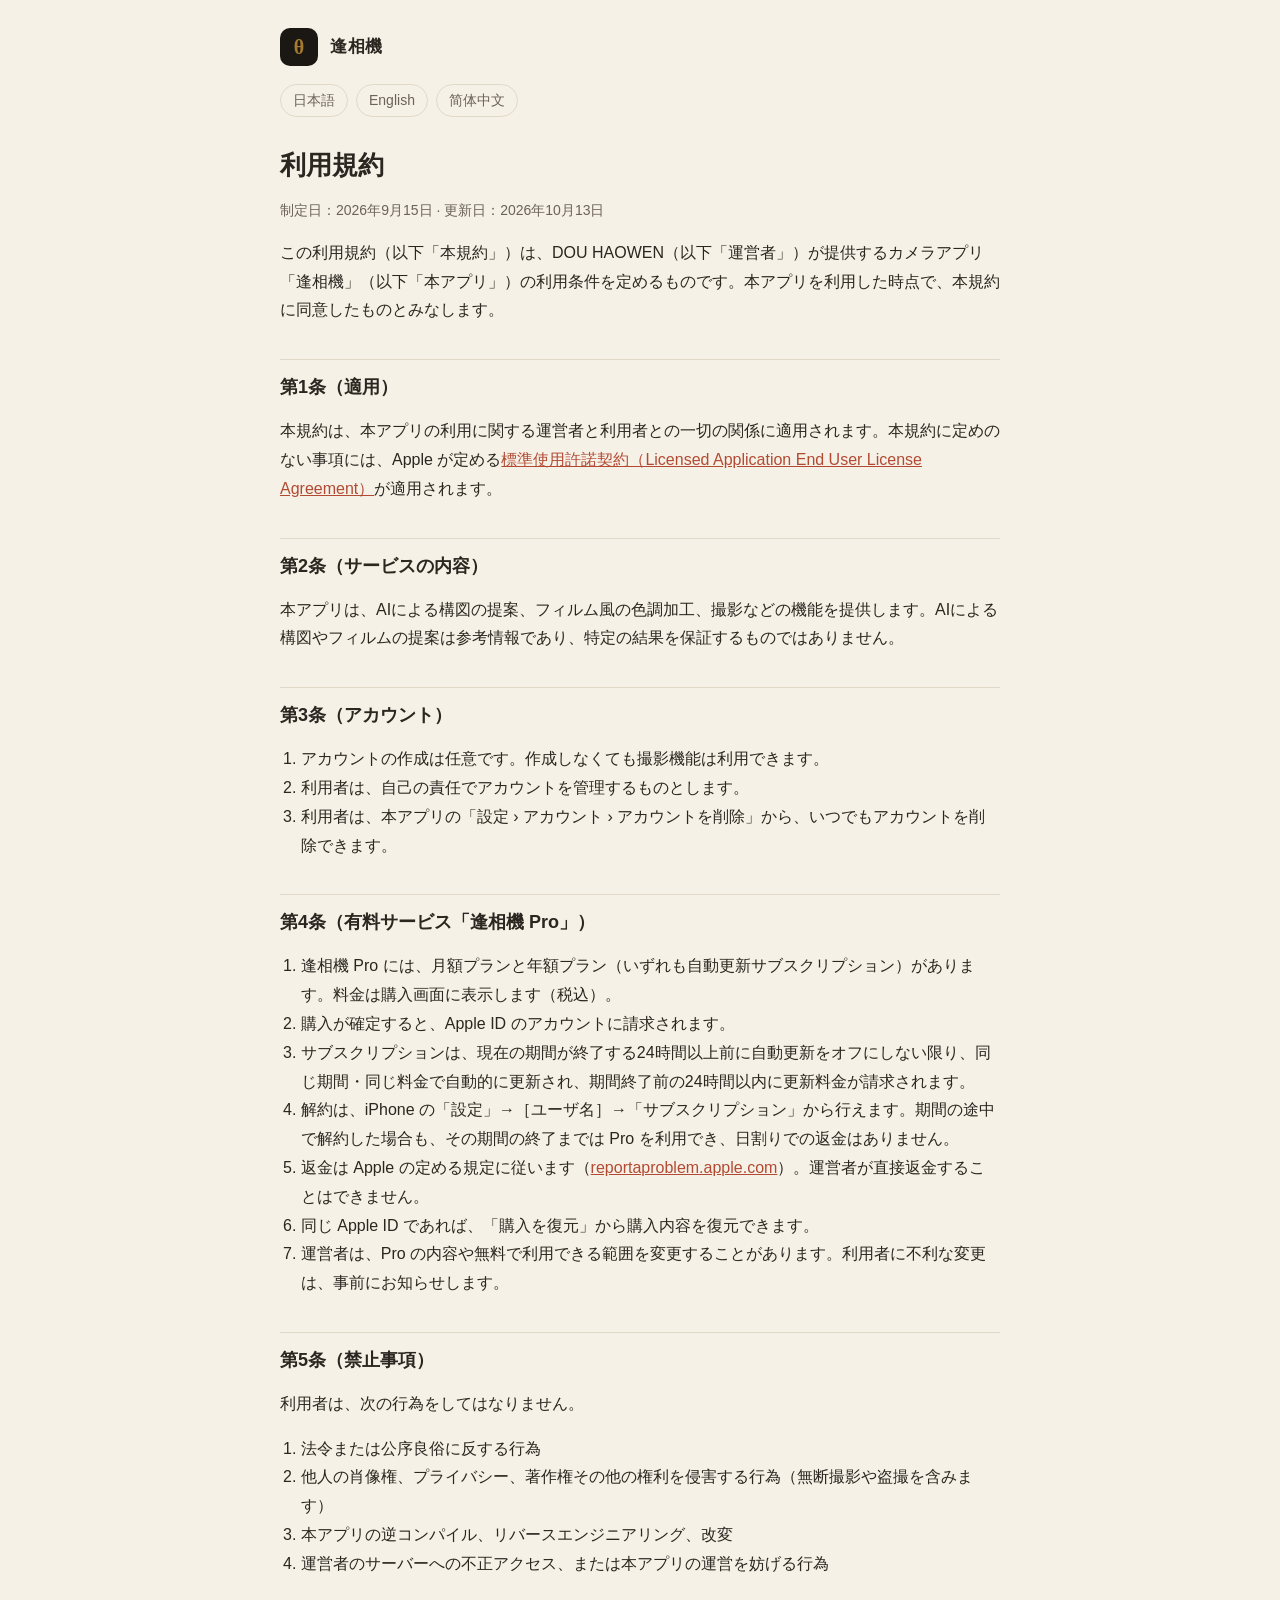
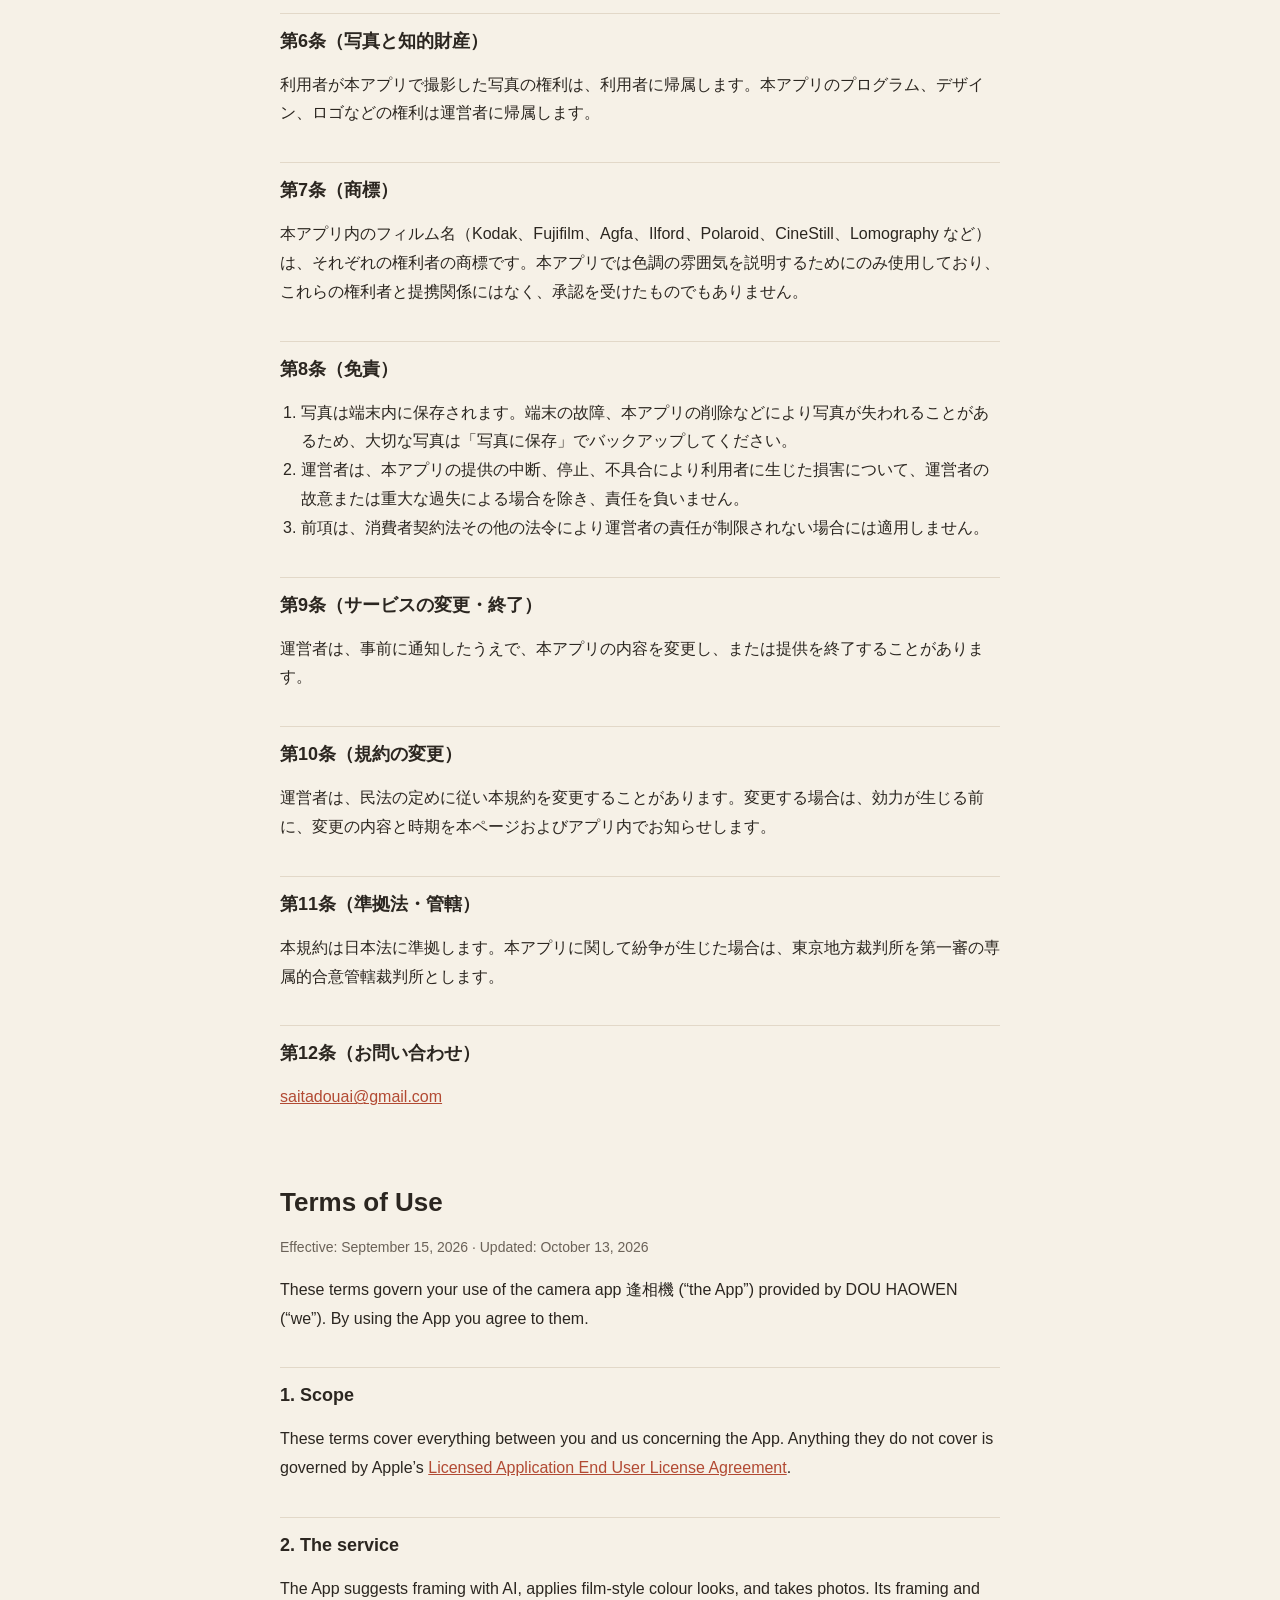
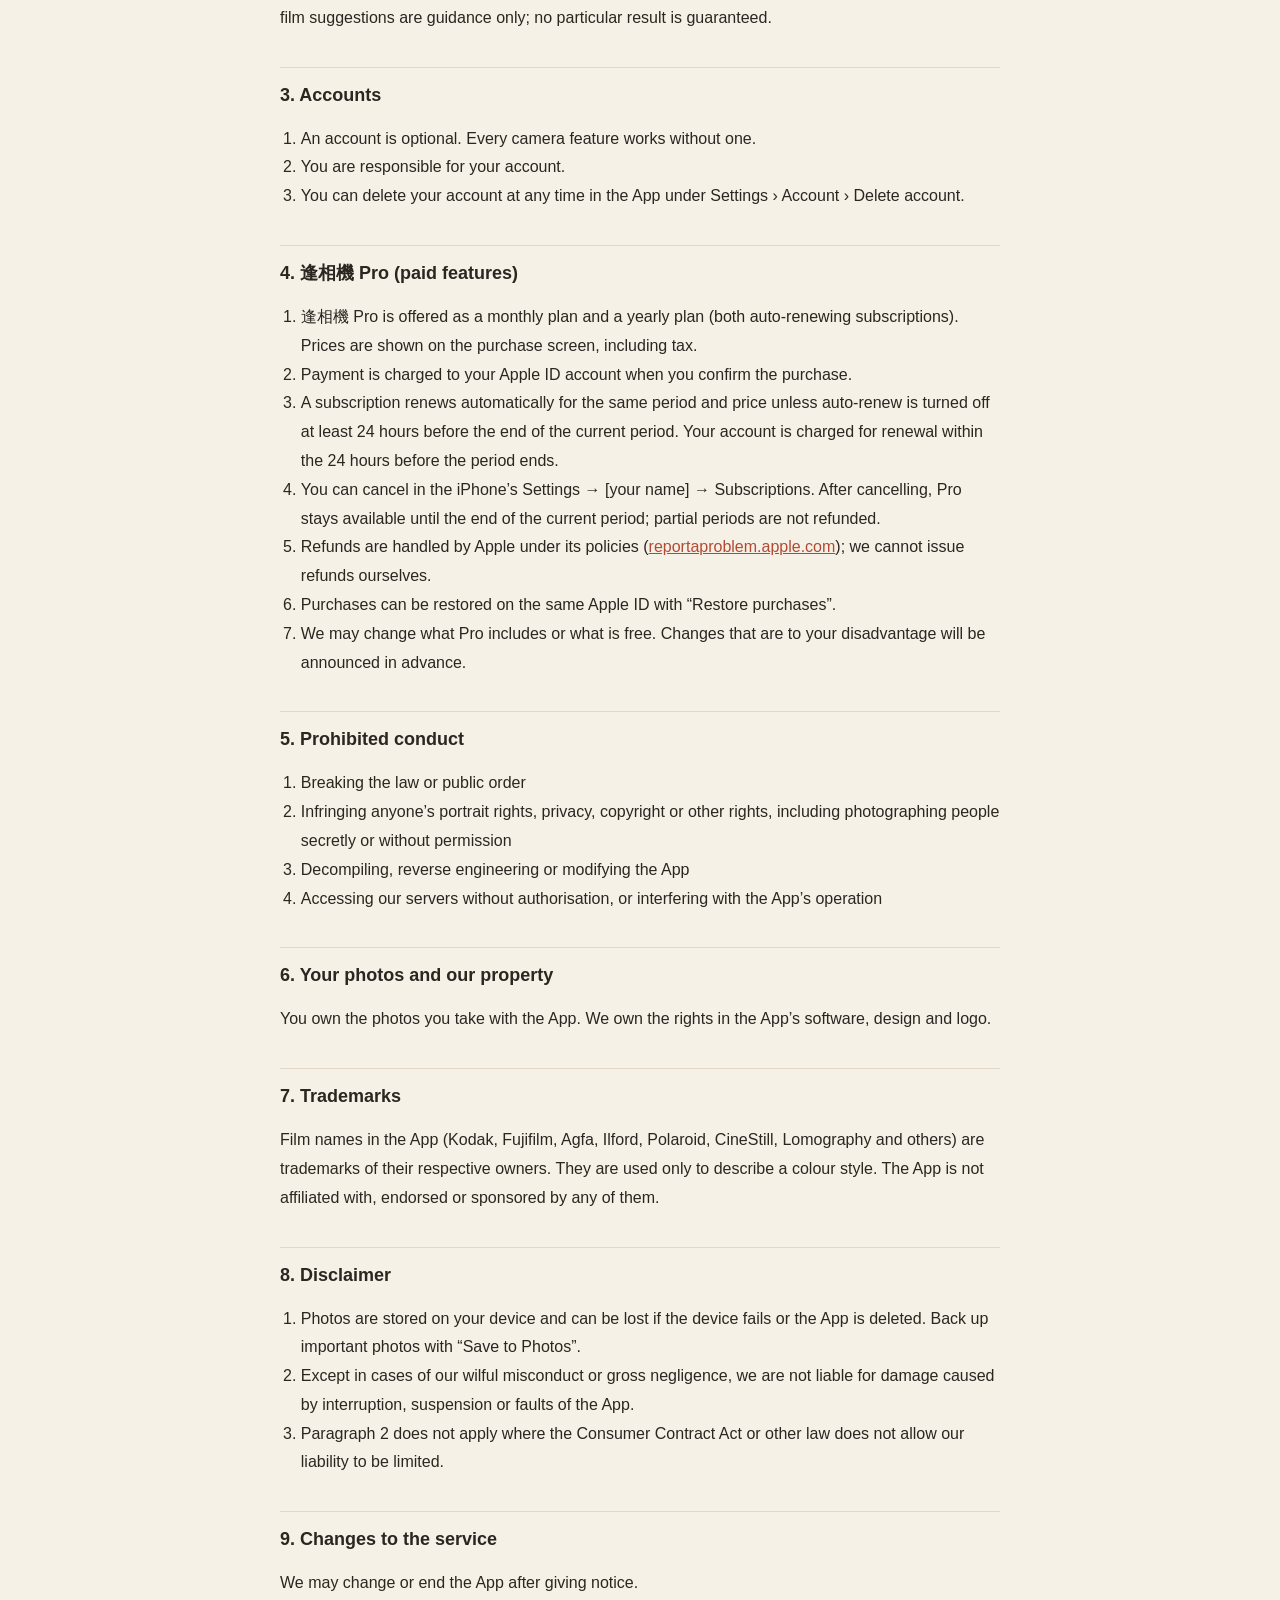
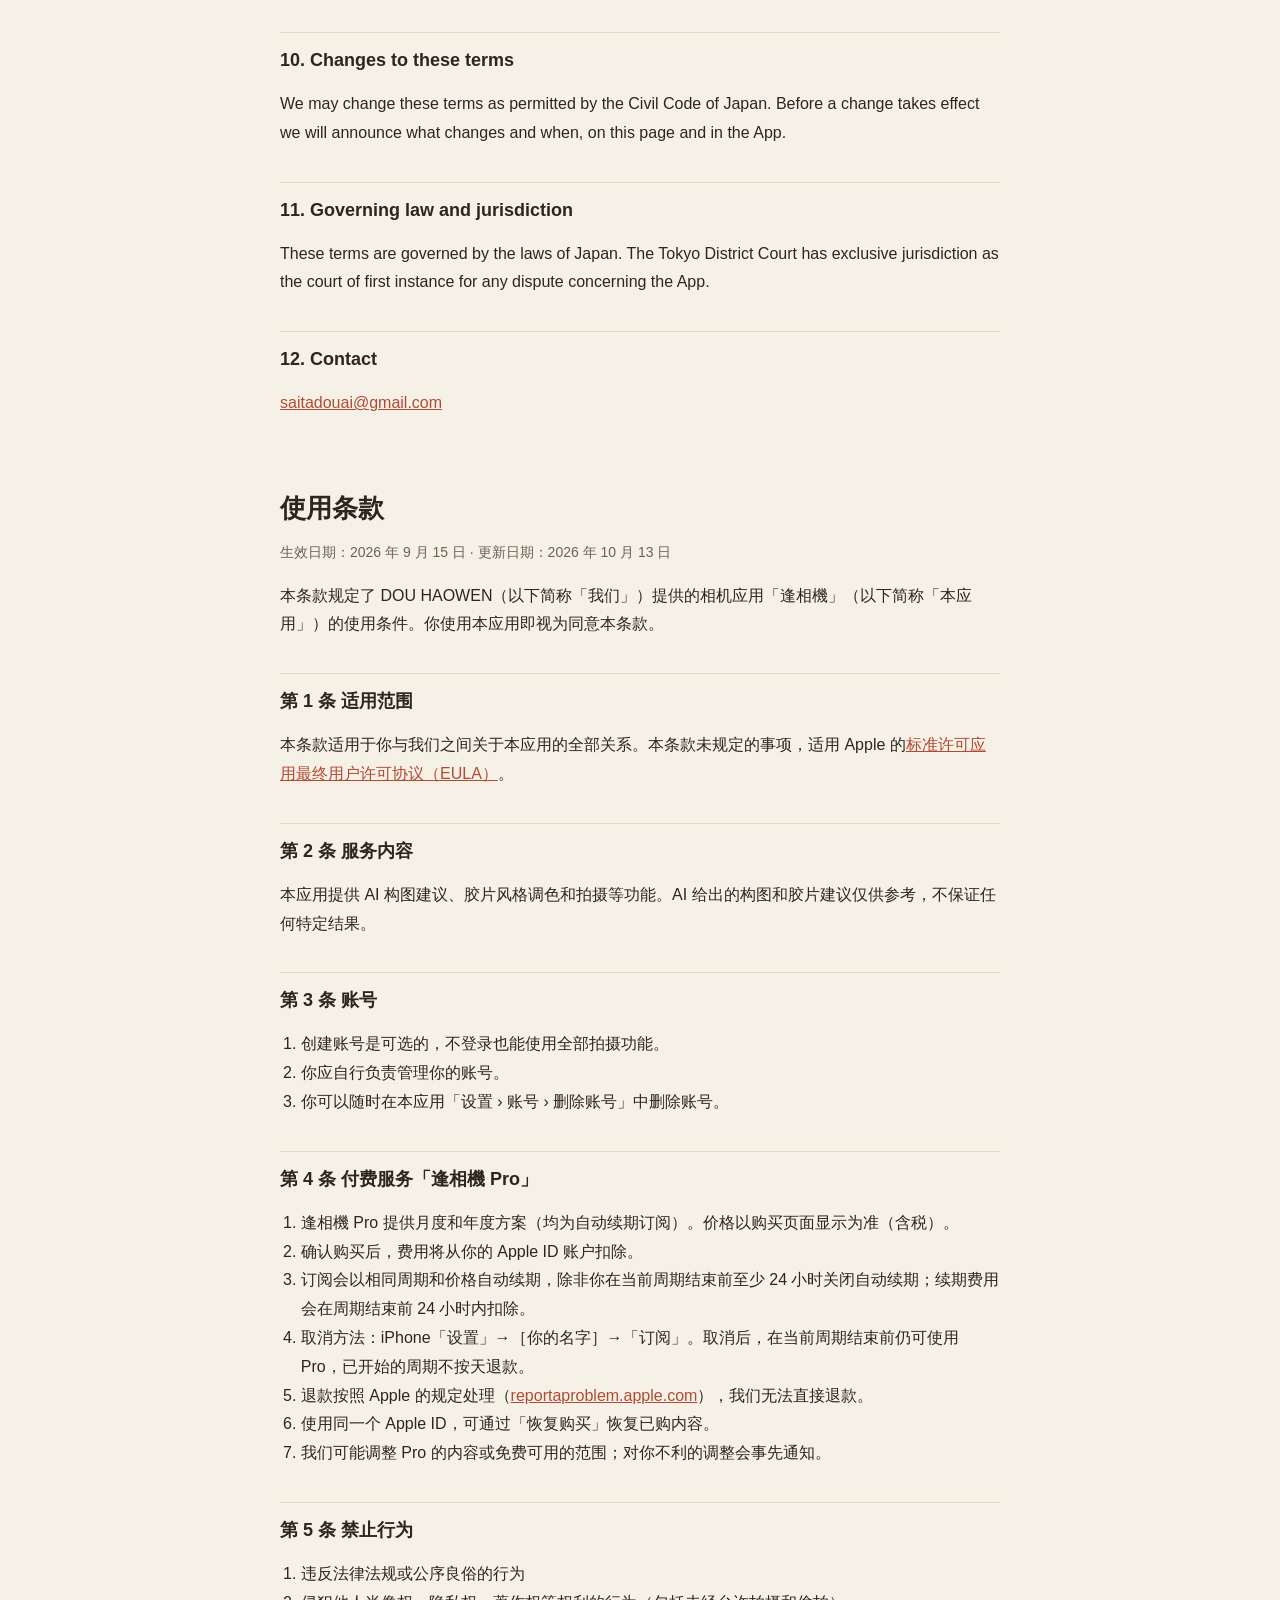
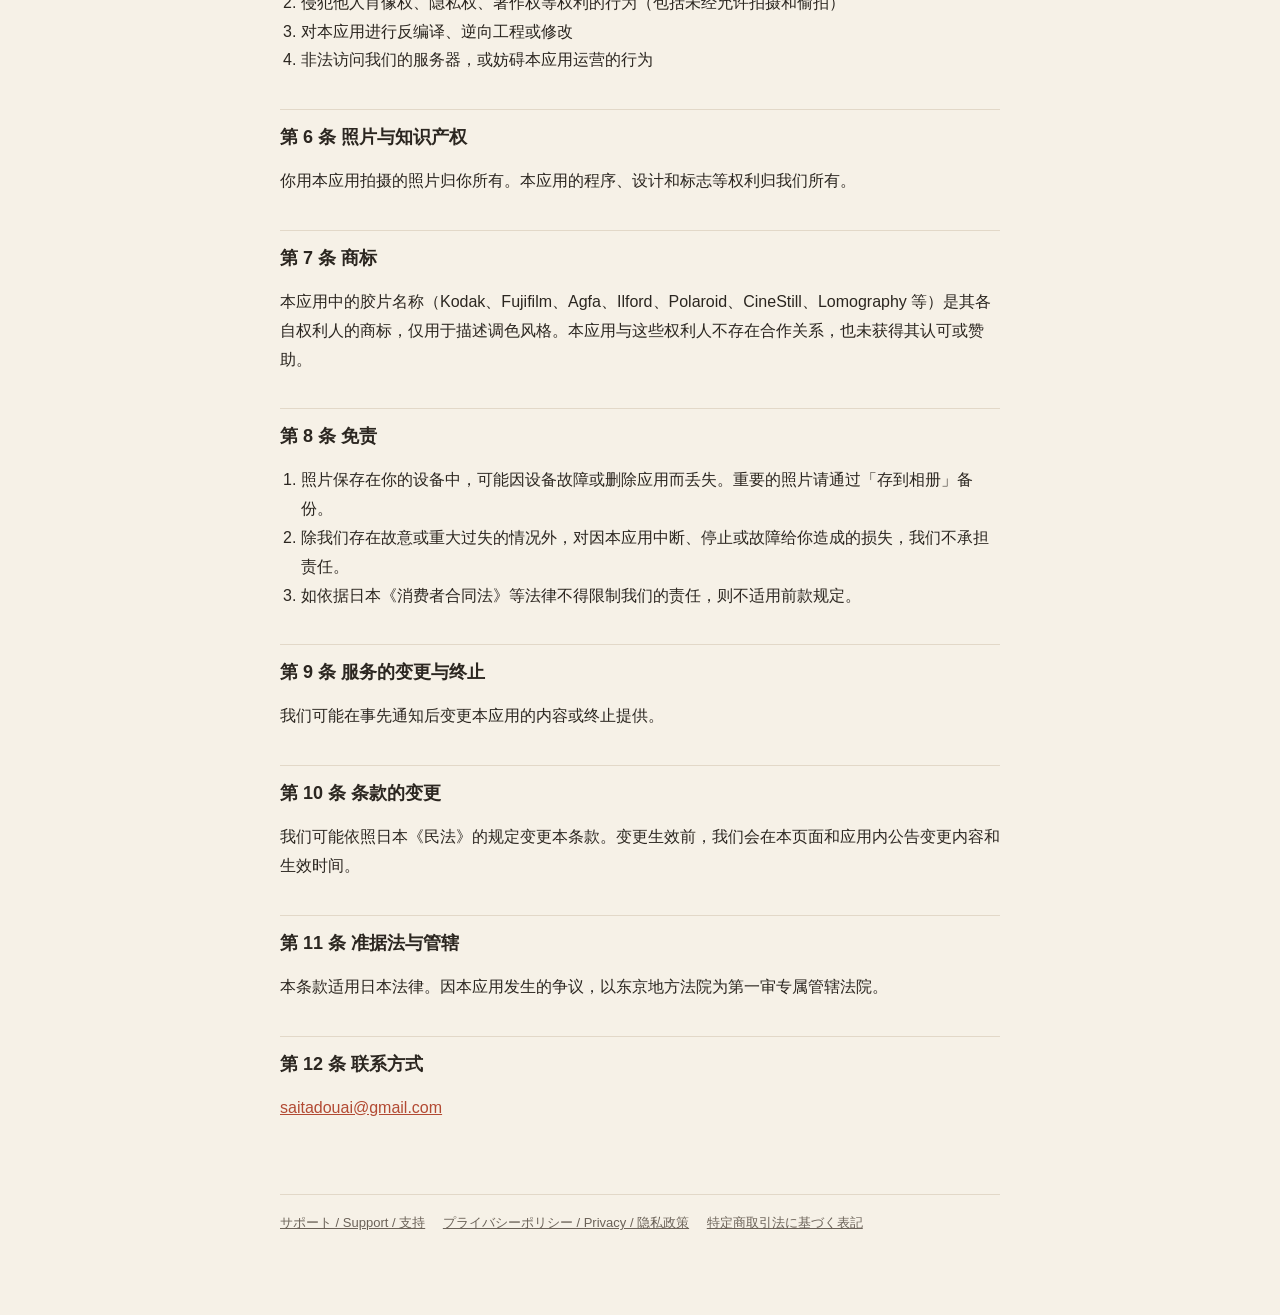
<file: terms.html>
<!doctype html>
<html lang="ja">
<head>
<meta charset="utf-8">
<meta name="viewport" content="width=device-width, initial-scale=1">
<title>利用規約 · Terms of Use · 使用条款 — 逢相機</title>
<link rel="stylesheet" href="style.css">
</head>
<body>
<main>
<header class="site"><a href="index.html"><span class="mark">θ</span><span class="brand">逢相機</span></a></header>
<nav class="lang"><a href="#ja">日本語</a><a href="#en">English</a><a href="#zh">简体中文</a></nav>

<!-- ============================ 日本語 ============================ -->
<section class="lang-block" id="ja" lang="ja">
<h1>利用規約</h1>
<p class="meta">制定日：2026年9月15日 · 更新日：2026年10月13日</p>
<p>この利用規約（以下「本規約」）は、DOU HAOWEN（以下「運営者」）が提供するカメラアプリ「逢相機」（以下「本アプリ」）の利用条件を定めるものです。本アプリを利用した時点で、本規約に同意したものとみなします。</p>

<h2>第1条（適用）</h2>
<p>本規約は、本アプリの利用に関する運営者と利用者との一切の関係に適用されます。本規約に定めのない事項には、Apple が定める<a href="https://www.apple.com/legal/internet-services/itunes/dev/stdeula/">標準使用許諾契約（Licensed Application End User License Agreement）</a>が適用されます。</p>

<h2>第2条（サービスの内容）</h2>
<p>本アプリは、AIによる構図の提案、フィルム風の色調加工、撮影などの機能を提供します。AIによる構図やフィルムの提案は参考情報であり、特定の結果を保証するものではありません。</p>

<h2>第3条（アカウント）</h2>
<ol>
<li>アカウントの作成は任意です。作成しなくても撮影機能は利用できます。</li>
<li>利用者は、自己の責任でアカウントを管理するものとします。</li>
<li>利用者は、本アプリの「設定 › アカウント › アカウントを削除」から、いつでもアカウントを削除できます。</li>
</ol>

<h2>第4条（有料サービス「逢相機 Pro」）</h2>
<ol>
<li>逢相機 Pro には、月額プランと年額プラン（いずれも自動更新サブスクリプション）があります。料金は購入画面に表示します（税込）。</li>
<li>購入が確定すると、Apple ID のアカウントに請求されます。</li>
<li>サブスクリプションは、現在の期間が終了する24時間以上前に自動更新をオフにしない限り、同じ期間・同じ料金で自動的に更新され、期間終了前の24時間以内に更新料金が請求されます。</li>
<li>解約は、iPhone の「設定」→［ユーザ名］→「サブスクリプション」から行えます。期間の途中で解約した場合も、その期間の終了までは Pro を利用でき、日割りでの返金はありません。</li>
<li>返金は Apple の定める規定に従います（<a href="https://reportaproblem.apple.com/">reportaproblem.apple.com</a>）。運営者が直接返金することはできません。</li>
<li>同じ Apple ID であれば、「購入を復元」から購入内容を復元できます。</li>
<li>運営者は、Pro の内容や無料で利用できる範囲を変更することがあります。利用者に不利な変更は、事前にお知らせします。</li>
</ol>

<h2>第5条（禁止事項）</h2>
<p>利用者は、次の行為をしてはなりません。</p>
<ol>
<li>法令または公序良俗に反する行為</li>
<li>他人の肖像権、プライバシー、著作権その他の権利を侵害する行為（無断撮影や盗撮を含みます）</li>
<li>本アプリの逆コンパイル、リバースエンジニアリング、改変</li>
<li>運営者のサーバーへの不正アクセス、または本アプリの運営を妨げる行為</li>
</ol>

<h2>第6条（写真と知的財産）</h2>
<p>利用者が本アプリで撮影した写真の権利は、利用者に帰属します。本アプリのプログラム、デザイン、ロゴなどの権利は運営者に帰属します。</p>

<h2>第7条（商標）</h2>
<p>本アプリ内のフィルム名（Kodak、Fujifilm、Agfa、Ilford、Polaroid、CineStill、Lomography など）は、それぞれの権利者の商標です。本アプリでは色調の雰囲気を説明するためにのみ使用しており、これらの権利者と提携関係にはなく、承認を受けたものでもありません。</p>

<h2>第8条（免責）</h2>
<ol>
<li>写真は端末内に保存されます。端末の故障、本アプリの削除などにより写真が失われることがあるため、大切な写真は「写真に保存」でバックアップしてください。</li>
<li>運営者は、本アプリの提供の中断、停止、不具合により利用者に生じた損害について、運営者の故意または重大な過失による場合を除き、責任を負いません。</li>
<li>前項は、消費者契約法その他の法令により運営者の責任が制限されない場合には適用しません。</li>
</ol>

<h2>第9条（サービスの変更・終了）</h2>
<p>運営者は、事前に通知したうえで、本アプリの内容を変更し、または提供を終了することがあります。</p>

<h2>第10条（規約の変更）</h2>
<p>運営者は、民法の定めに従い本規約を変更することがあります。変更する場合は、効力が生じる前に、変更の内容と時期を本ページおよびアプリ内でお知らせします。</p>

<h2>第11条（準拠法・管轄）</h2>
<p>本規約は日本法に準拠します。本アプリに関して紛争が生じた場合は、東京地方裁判所を第一審の専属的合意管轄裁判所とします。</p>

<h2>第12条（お問い合わせ）</h2>
<p><a href="mailto:saitadouai@gmail.com">saitadouai@gmail.com</a></p>
</section>

<!-- ============================ English ============================ -->
<section class="lang-block" id="en" lang="en">
<h1>Terms of Use</h1>
<p class="meta">Effective: September 15, 2026 · Updated: October 13, 2026</p>
<p>These terms govern your use of the camera app 逢相機 (“the App”) provided by DOU HAOWEN (“we”). By using the App you agree to them.</p>

<h2>1. Scope</h2>
<p>These terms cover everything between you and us concerning the App. Anything they do not cover is governed by Apple’s <a href="https://www.apple.com/legal/internet-services/itunes/dev/stdeula/">Licensed Application End User License Agreement</a>.</p>

<h2>2. The service</h2>
<p>The App suggests framing with AI, applies film-style colour looks, and takes photos. Its framing and film suggestions are guidance only; no particular result is guaranteed.</p>

<h2>3. Accounts</h2>
<ol>
<li>An account is optional. Every camera feature works without one.</li>
<li>You are responsible for your account.</li>
<li>You can delete your account at any time in the App under Settings › Account › Delete account.</li>
</ol>

<h2>4. 逢相機 Pro (paid features)</h2>
<ol>
<li>逢相機 Pro is offered as a monthly plan and a yearly plan (both auto-renewing subscriptions). Prices are shown on the purchase screen, including tax.</li>
<li>Payment is charged to your Apple ID account when you confirm the purchase.</li>
<li>A subscription renews automatically for the same period and price unless auto-renew is turned off at least 24 hours before the end of the current period. Your account is charged for renewal within the 24 hours before the period ends.</li>
<li>You can cancel in the iPhone’s Settings → [your name] → Subscriptions. After cancelling, Pro stays available until the end of the current period; partial periods are not refunded.</li>
<li>Refunds are handled by Apple under its policies (<a href="https://reportaproblem.apple.com/">reportaproblem.apple.com</a>); we cannot issue refunds ourselves.</li>
<li>Purchases can be restored on the same Apple ID with “Restore purchases”.</li>
<li>We may change what Pro includes or what is free. Changes that are to your disadvantage will be announced in advance.</li>
</ol>

<h2>5. Prohibited conduct</h2>
<ol>
<li>Breaking the law or public order</li>
<li>Infringing anyone’s portrait rights, privacy, copyright or other rights, including photographing people secretly or without permission</li>
<li>Decompiling, reverse engineering or modifying the App</li>
<li>Accessing our servers without authorisation, or interfering with the App’s operation</li>
</ol>

<h2>6. Your photos and our property</h2>
<p>You own the photos you take with the App. We own the rights in the App’s software, design and logo.</p>

<h2>7. Trademarks</h2>
<p>Film names in the App (Kodak, Fujifilm, Agfa, Ilford, Polaroid, CineStill, Lomography and others) are trademarks of their respective owners. They are used only to describe a colour style. The App is not affiliated with, endorsed or sponsored by any of them.</p>

<h2>8. Disclaimer</h2>
<ol>
<li>Photos are stored on your device and can be lost if the device fails or the App is deleted. Back up important photos with “Save to Photos”.</li>
<li>Except in cases of our wilful misconduct or gross negligence, we are not liable for damage caused by interruption, suspension or faults of the App.</li>
<li>Paragraph 2 does not apply where the Consumer Contract Act or other law does not allow our liability to be limited.</li>
</ol>

<h2>9. Changes to the service</h2>
<p>We may change or end the App after giving notice.</p>

<h2>10. Changes to these terms</h2>
<p>We may change these terms as permitted by the Civil Code of Japan. Before a change takes effect we will announce what changes and when, on this page and in the App.</p>

<h2>11. Governing law and jurisdiction</h2>
<p>These terms are governed by the laws of Japan. The Tokyo District Court has exclusive jurisdiction as the court of first instance for any dispute concerning the App.</p>

<h2>12. Contact</h2>
<p><a href="mailto:saitadouai@gmail.com">saitadouai@gmail.com</a></p>
</section>

<!-- ============================ 简体中文 ============================ -->
<section class="lang-block" id="zh" lang="zh-Hans">
<h1>使用条款</h1>
<p class="meta">生效日期：2026 年 9 月 15 日 · 更新日期：2026 年 10 月 13 日</p>
<p>本条款规定了 DOU HAOWEN（以下简称「我们」）提供的相机应用「逢相機」（以下简称「本应用」）的使用条件。你使用本应用即视为同意本条款。</p>

<h2>第 1 条 适用范围</h2>
<p>本条款适用于你与我们之间关于本应用的全部关系。本条款未规定的事项，适用 Apple 的<a href="https://www.apple.com/legal/internet-services/itunes/dev/stdeula/">标准许可应用最终用户许可协议（EULA）</a>。</p>

<h2>第 2 条 服务内容</h2>
<p>本应用提供 AI 构图建议、胶片风格调色和拍摄等功能。AI 给出的构图和胶片建议仅供参考，不保证任何特定结果。</p>

<h2>第 3 条 账号</h2>
<ol>
<li>创建账号是可选的，不登录也能使用全部拍摄功能。</li>
<li>你应自行负责管理你的账号。</li>
<li>你可以随时在本应用「设置 › 账号 › 删除账号」中删除账号。</li>
</ol>

<h2>第 4 条 付费服务「逢相機 Pro」</h2>
<ol>
<li>逢相機 Pro 提供月度和年度方案（均为自动续期订阅）。价格以购买页面显示为准（含税）。</li>
<li>确认购买后，费用将从你的 Apple ID 账户扣除。</li>
<li>订阅会以相同周期和价格自动续期，除非你在当前周期结束前至少 24 小时关闭自动续期；续期费用会在周期结束前 24 小时内扣除。</li>
<li>取消方法：iPhone「设置」→［你的名字］→「订阅」。取消后，在当前周期结束前仍可使用 Pro，已开始的周期不按天退款。</li>
<li>退款按照 Apple 的规定处理（<a href="https://reportaproblem.apple.com/">reportaproblem.apple.com</a>），我们无法直接退款。</li>
<li>使用同一个 Apple ID，可通过「恢复购买」恢复已购内容。</li>
<li>我们可能调整 Pro 的内容或免费可用的范围；对你不利的调整会事先通知。</li>
</ol>

<h2>第 5 条 禁止行为</h2>
<ol>
<li>违反法律法规或公序良俗的行为</li>
<li>侵犯他人肖像权、隐私权、著作权等权利的行为（包括未经允许拍摄和偷拍）</li>
<li>对本应用进行反编译、逆向工程或修改</li>
<li>非法访问我们的服务器，或妨碍本应用运营的行为</li>
</ol>

<h2>第 6 条 照片与知识产权</h2>
<p>你用本应用拍摄的照片归你所有。本应用的程序、设计和标志等权利归我们所有。</p>

<h2>第 7 条 商标</h2>
<p>本应用中的胶片名称（Kodak、Fujifilm、Agfa、Ilford、Polaroid、CineStill、Lomography 等）是其各自权利人的商标，仅用于描述调色风格。本应用与这些权利人不存在合作关系，也未获得其认可或赞助。</p>

<h2>第 8 条 免责</h2>
<ol>
<li>照片保存在你的设备中，可能因设备故障或删除应用而丢失。重要的照片请通过「存到相册」备份。</li>
<li>除我们存在故意或重大过失的情况外，对因本应用中断、停止或故障给你造成的损失，我们不承担责任。</li>
<li>如依据日本《消费者合同法》等法律不得限制我们的责任，则不适用前款规定。</li>
</ol>

<h2>第 9 条 服务的变更与终止</h2>
<p>我们可能在事先通知后变更本应用的内容或终止提供。</p>

<h2>第 10 条 条款的变更</h2>
<p>我们可能依照日本《民法》的规定变更本条款。变更生效前，我们会在本页面和应用内公告变更内容和生效时间。</p>

<h2>第 11 条 准据法与管辖</h2>
<p>本条款适用日本法律。因本应用发生的争议，以东京地方法院为第一审专属管辖法院。</p>

<h2>第 12 条 联系方式</h2>
<p><a href="mailto:saitadouai@gmail.com">saitadouai@gmail.com</a></p>
</section>

<footer>
<a href="index.html">サポート / Support / 支持</a>
<a href="privacy.html">プライバシーポリシー / Privacy / 隐私政策</a>
<a href="tokushoho.html">特定商取引法に基づく表記</a>
</footer>
</main>
</body>
</html>
</file>
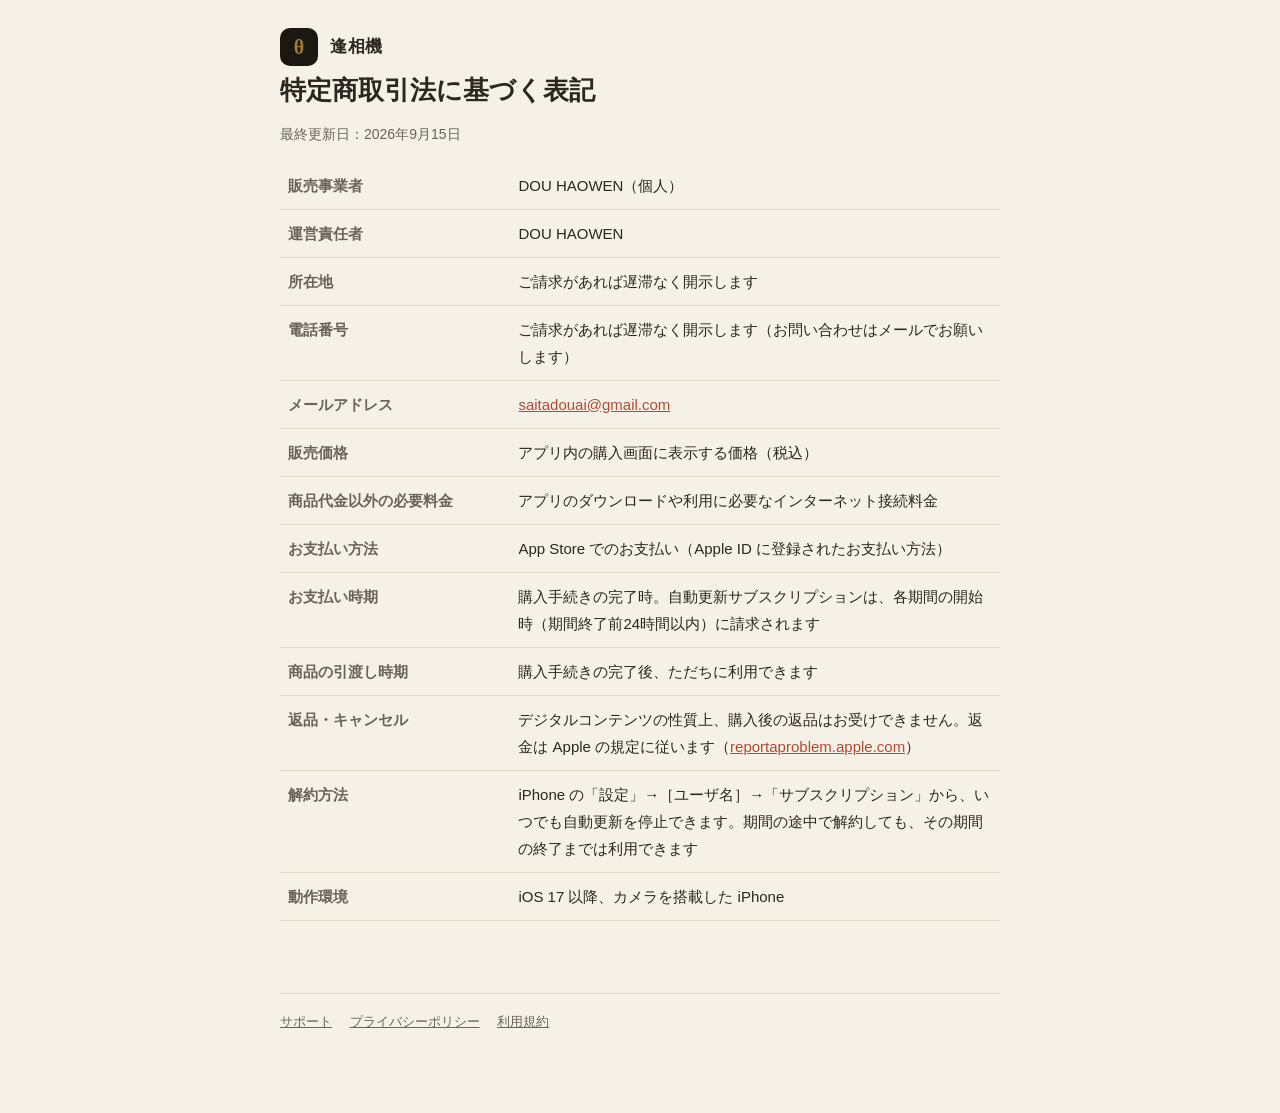
<file: tokushoho.html>
<!doctype html>
<html lang="ja">
<head>
<meta charset="utf-8">
<meta name="viewport" content="width=device-width, initial-scale=1">
<title>特定商取引法に基づく表記 — 逢相機</title>
<link rel="stylesheet" href="style.css">
</head>
<body>
<main>
<header class="site"><a href="index.html"><span class="mark">θ</span><span class="brand">逢相機</span></a></header>

<section class="lang-block" id="ja" lang="ja">
<h1>特定商取引法に基づく表記</h1>
<p class="meta">最終更新日：2026年9月15日</p>
<div class="table-wrap"><table>
<tr><th>販売事業者</th><td>DOU HAOWEN（個人）</td></tr>
<tr><th>運営責任者</th><td>DOU HAOWEN</td></tr>
<tr><th>所在地</th><td>ご請求があれば遅滞なく開示します</td></tr>
<tr><th>電話番号</th><td>ご請求があれば遅滞なく開示します（お問い合わせはメールでお願いします）</td></tr>
<tr><th>メールアドレス</th><td><a href="mailto:saitadouai@gmail.com">saitadouai@gmail.com</a></td></tr>
<tr><th>販売価格</th><td>アプリ内の購入画面に表示する価格（税込）</td></tr>
<tr><th>商品代金以外の必要料金</th><td>アプリのダウンロードや利用に必要なインターネット接続料金</td></tr>
<tr><th>お支払い方法</th><td>App Store でのお支払い（Apple ID に登録されたお支払い方法）</td></tr>
<tr><th>お支払い時期</th><td>購入手続きの完了時。自動更新サブスクリプションは、各期間の開始時（期間終了前24時間以内）に請求されます</td></tr>
<tr><th>商品の引渡し時期</th><td>購入手続きの完了後、ただちに利用できます</td></tr>
<tr><th>返品・キャンセル</th><td>デジタルコンテンツの性質上、購入後の返品はお受けできません。返金は Apple の規定に従います（<a href="https://reportaproblem.apple.com/">reportaproblem.apple.com</a>）</td></tr>
<tr><th>解約方法</th><td>iPhone の「設定」→［ユーザ名］→「サブスクリプション」から、いつでも自動更新を停止できます。期間の途中で解約しても、その期間の終了までは利用できます</td></tr>
<tr><th>動作環境</th><td>iOS 17 以降、カメラを搭載した iPhone</td></tr>
</table></div>
</section>

<footer>
<a href="index.html">サポート</a>
<a href="privacy.html">プライバシーポリシー</a>
<a href="terms.html">利用規約</a>
</footer>
</main>
</body>
</html>
</file>
<file: style.css>
:root {
  --paper: #F6F1E7;
  --text: #2B2620;
  --muted: #6B6258;
  --line: #E2D8C8;
  --mark: #1B1814;
  --gold: #A77A30;
  --vermilion: #B24A33;
}
@media (prefers-color-scheme: dark) {
  :root {
    --paper: #15130F;
    --text: #EFE6D6;
    --muted: #A89C8C;
    --line: #2E2A24;
    --mark: #0D0B09;
    --gold: #D9AE63;
    --vermilion: #E07A5F;
  }
}
* { box-sizing: border-box; }
body {
  margin: 0;
  background: var(--paper);
  color: var(--text);
  font: 16px/1.8 -apple-system, BlinkMacSystemFont, "Hiragino Sans", "Hiragino Kaku Gothic ProN",
        "PingFang SC", "Noto Sans JP", "Noto Sans SC", sans-serif;
  -webkit-text-size-adjust: 100%;
}
main { max-width: 760px; margin: 0 auto; padding: 28px 20px 80px; }
header.site { display: flex; align-items: center; gap: 12px; }
header.site a { color: inherit; text-decoration: none; display: flex; align-items: center; gap: 12px; }
.mark {
  width: 38px; height: 38px; border-radius: 10px; background: var(--mark);
  display: grid; place-items: center; color: var(--gold); font: 600 20px/1 Georgia, serif;
}
.brand { font-weight: 700; font-size: 17px; letter-spacing: 0.04em; }
nav.lang { display: flex; gap: 8px; flex-wrap: wrap; margin: 18px 0 30px; }
nav.lang a {
  padding: 3px 12px; border: 1px solid var(--line); border-radius: 999px;
  color: var(--muted); text-decoration: none; font-size: 14px;
}
h1 { font-size: 26px; line-height: 1.4; margin: 6px 0 4px; }
h2 { font-size: 18px; line-height: 1.5; margin: 34px 0 8px; padding-top: 14px; border-top: 1px solid var(--line); }
h3 { font-size: 16px; margin: 20px 0 4px; }
p, li { overflow-wrap: anywhere; }
ul, ol { padding-left: 1.3em; }
section.lang-block { margin-bottom: 72px; scroll-margin-top: 16px; }
.meta { color: var(--muted); font-size: 14px; }
a { color: var(--vermilion); }
.table-wrap { overflow-x: auto; }
table { width: 100%; border-collapse: collapse; font-size: 15px; }
th, td { text-align: left; vertical-align: top; padding: 10px 8px; border-bottom: 1px solid var(--line); }
th { width: 32%; min-width: 120px; color: var(--muted); font-weight: 600; }
footer { margin-top: 40px; padding-top: 16px; border-top: 1px solid var(--line); color: var(--muted); font-size: 13px; }
footer a { color: var(--muted); margin-right: 14px; }
</file>
